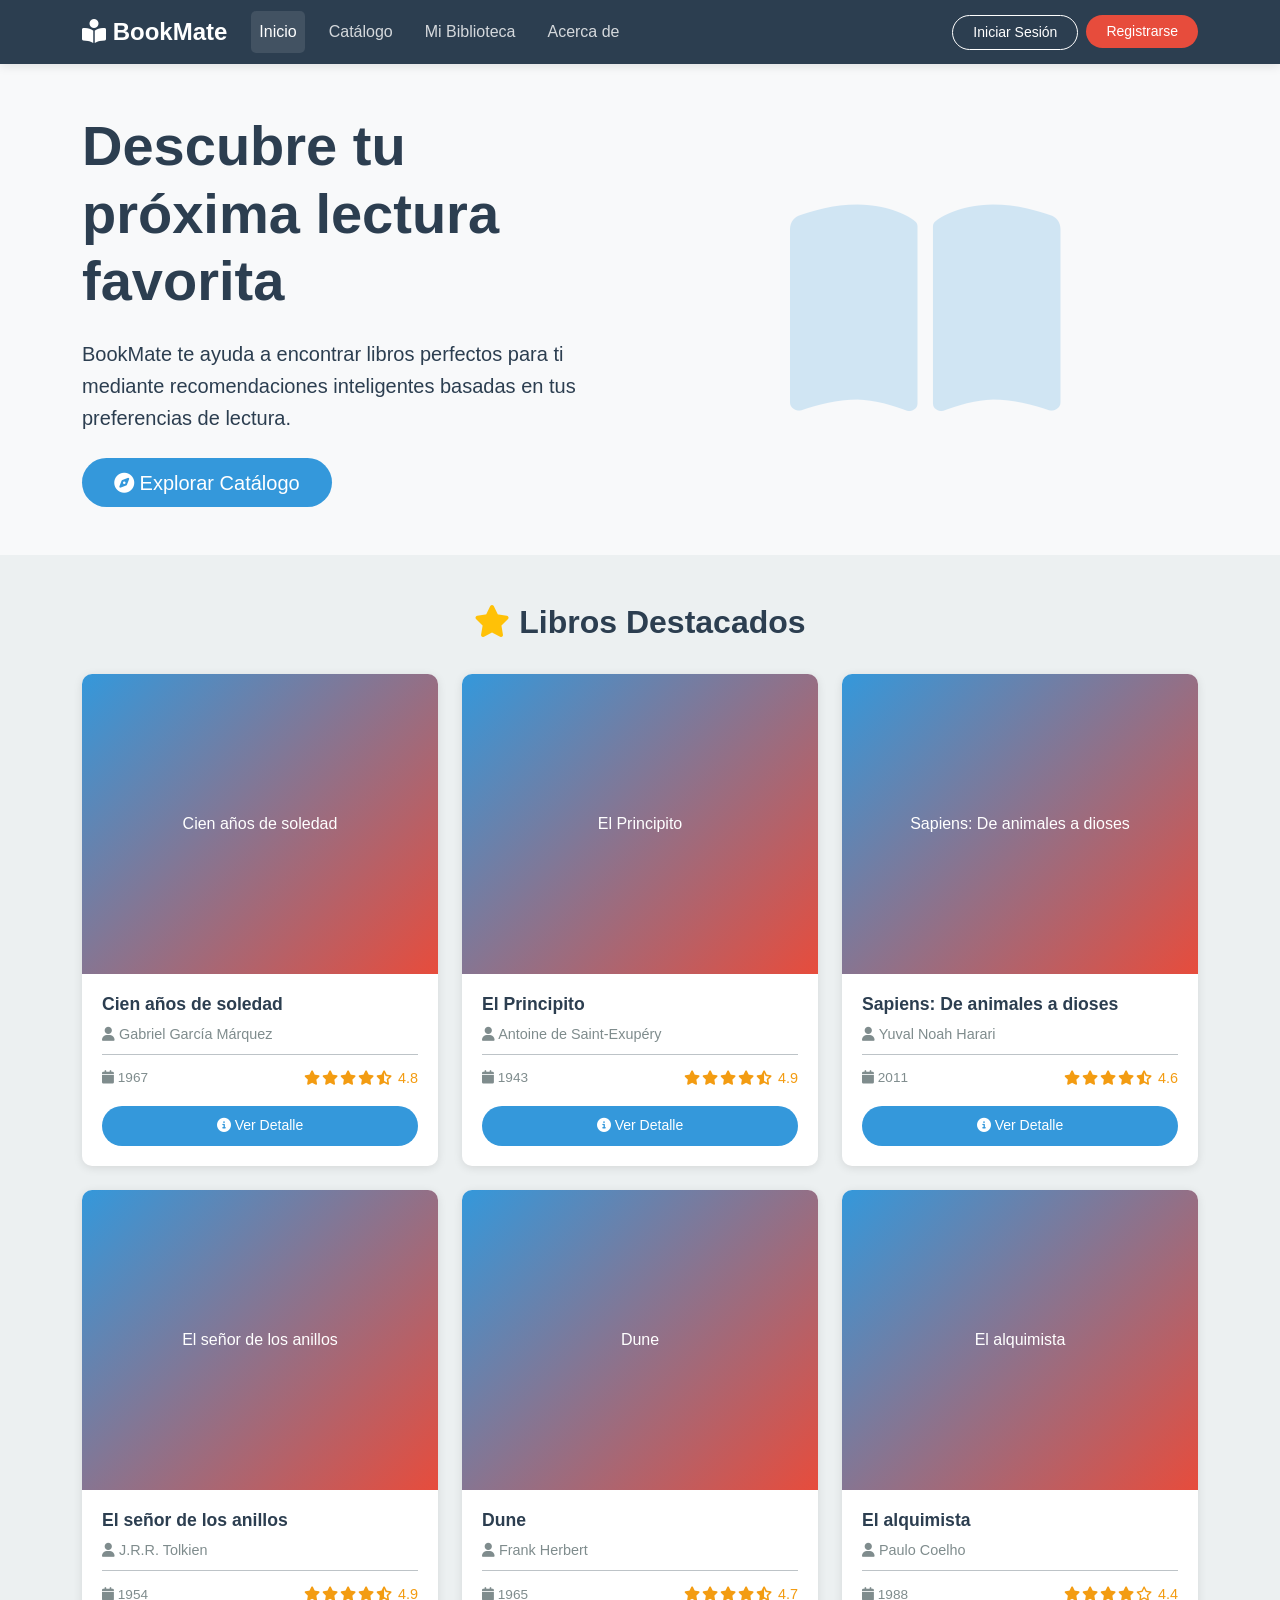
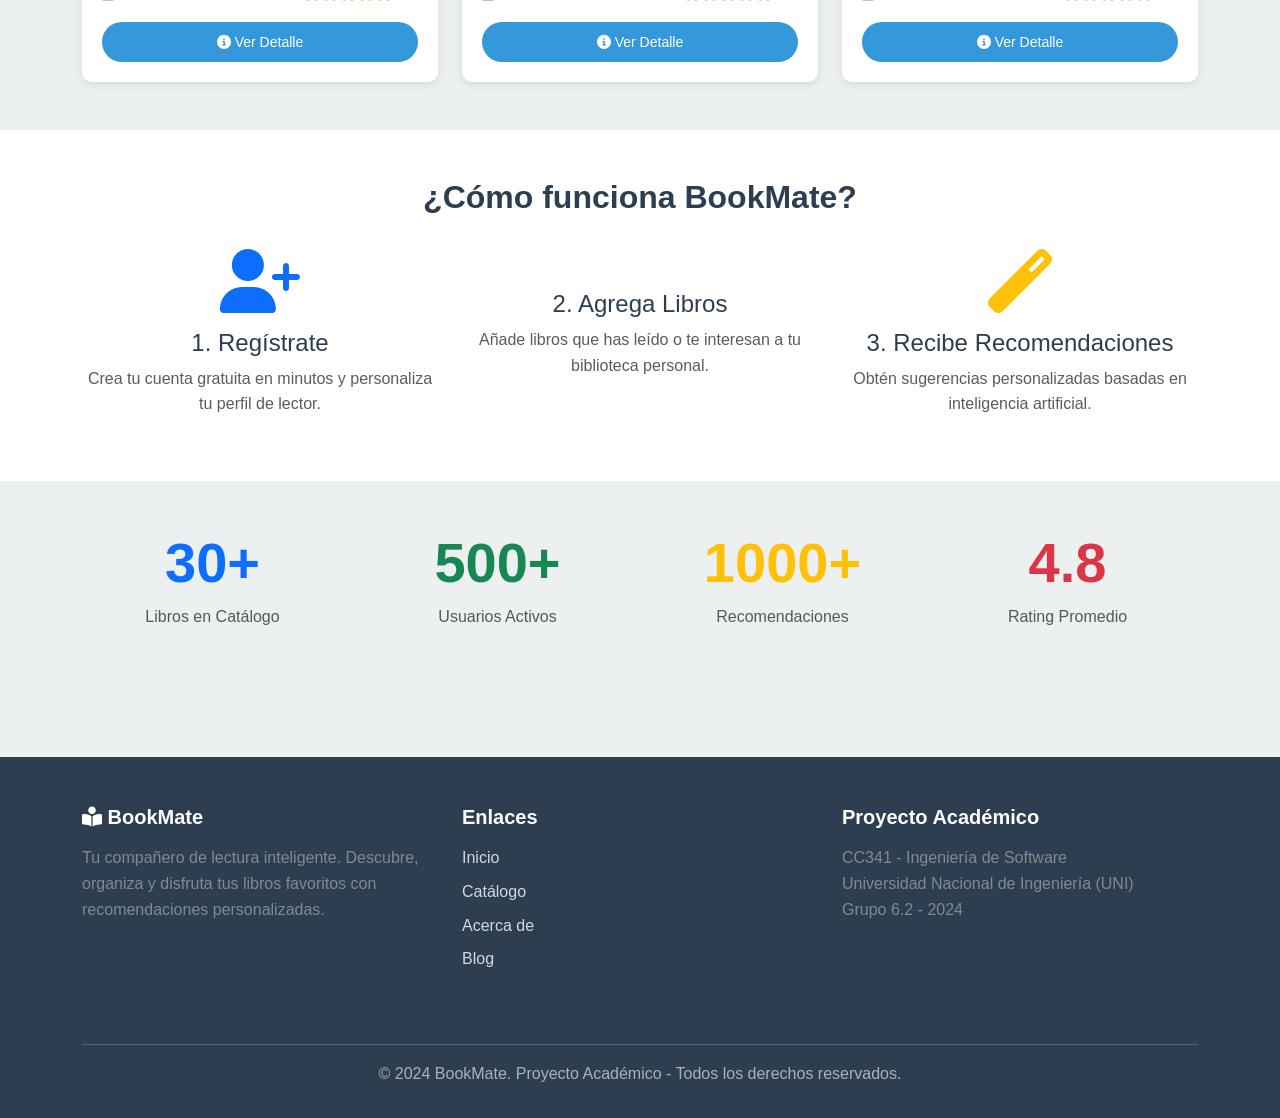
<file: product/basic/index.html>
<!DOCTYPE html>
<html lang="es">
<head>
    <meta charset="UTF-8">
    <meta name="viewport" content="width=device-width, initial-scale=1.0">
    <meta name="description" content="BookMate - Descubre tu próxima lectura favorita con recomendaciones inteligentes">
    <title>BookMate - Tu compañero de lectura inteligente</title>
    
    <!-- Bootstrap 5 CSS -->
    <link href="https://cdn.jsdelivr.net/npm/bootstrap@5.3.2/dist/css/bootstrap.min.css" rel="stylesheet">
    
    <!-- Font Awesome -->
    <link rel="stylesheet" href="https://cdnjs.cloudflare.com/ajax/libs/font-awesome/6.4.2/css/all.min.css">
    
    <!-- Custom CSS -->
    <link rel="stylesheet" href="assets/css/styles.css">
</head>
<body>
    <!-- HEADER / NAVBAR -->
    <nav class="navbar navbar-expand-lg navbar-dark">
        <div class="container">
            <a class="navbar-brand" href="index.html">
                <i class="fas fa-book-reader"></i> BookMate
            </a>
            <button class="navbar-toggler" type="button" data-bs-toggle="collapse" data-bs-target="#navbarNav">
                <span class="navbar-toggler-icon"></span>
            </button>
            <div class="collapse navbar-collapse" id="navbarNav">
                <ul class="navbar-nav me-auto">
                    <li class="nav-item">
                        <a class="nav-link active" href="index.html">Inicio</a>
                    </li>
                    <li class="nav-item">
                        <a class="nav-link" href="catalog.html">Catálogo</a>
                    </li>
                    <li class="nav-item">
                        <a class="nav-link" href="library.html">Mi Biblioteca</a>
                    </li>
                    <li class="nav-item">
                        <a class="nav-link" href="about.html">Acerca de</a>
                    </li>
                </ul>
                <ul class="navbar-nav" id="authButtons">
                    <!-- Los botones de autenticación se cargarán aquí dinámicamente -->
                </ul>
            </div>
        </div>
    </nav>

    <!-- HERO SECTION -->
    <section class="hero bg-light py-5">
        <div class="container">
            <div class="row align-items-center">
                <div class="col-lg-6">
                    <h1 class="display-4 fw-bold mb-4">Descubre tu próxima lectura favorita</h1>
                    <p class="lead mb-4">
                        BookMate te ayuda a encontrar libros perfectos para ti mediante recomendaciones 
                        inteligentes basadas en tus preferencias de lectura.
                    </p>
                    <a href="catalog.html" class="btn btn-primary-custom btn-lg">
                        <i class="fas fa-compass"></i> Explorar Catálogo
                    </a>
                </div>
                <div class="col-lg-6 text-center mt-4 mt-lg-0">
                    <i class="fas fa-book-open" style="font-size: 15rem; color: #3498db; opacity: 0.2;"></i>
                </div>
            </div>
        </div>
    </section>

    <!-- LIBROS DESTACADOS -->
    <section class="featured-books py-5">
        <div class="container">
            <h2 class="section-title">
                <i class="fas fa-star text-warning"></i> Libros Destacados
            </h2>
            
            <div id="featuredBooksLoading" class="loading">
                <div class="spinner-border text-primary" role="status">
                    <span class="visually-hidden">Cargando...</span>
                </div>
                <p class="mt-3">Cargando libros destacados...</p>
            </div>
            
            <div id="featuredBooksContainer" class="row g-4" style="display: none;">
                <!-- Los libros destacados se cargarán dinámicamente con JavaScript -->
            </div>
        </div>
    </section>

    <!-- CÓMO FUNCIONA -->
    <section class="how-it-works py-5 bg-white">
        <div class="container">
            <h2 class="section-title">¿Cómo funciona BookMate?</h2>
            <div class="row g-4 text-center">
                <div class="col-md-4">
                    <div class="feature-icon mb-3">
                        <i class="fas fa-user-plus fa-4x text-primary"></i>
                    </div>
                    <h4>1. Regístrate</h4>
                    <p class="text-muted">Crea tu cuenta gratuita en minutos y personaliza tu perfil de lector.</p>
                </div>
                <div class="col-md-4">
                    <div class="feature-icon mb-3">
                        <i class="fas fa-books fa-4x text-success"></i>
                    </div>
                    <h4>2. Agrega Libros</h4>
                    <p class="text-muted">Añade libros que has leído o te interesan a tu biblioteca personal.</p>
                </div>
                <div class="col-md-4">
                    <div class="feature-icon mb-3">
                        <i class="fas fa-magic fa-4x text-warning"></i>
                    </div>
                    <h4>3. Recibe Recomendaciones</h4>
                    <p class="text-muted">Obtén sugerencias personalizadas basadas en inteligencia artificial.</p>
                </div>
            </div>
        </div>
    </section>

    <!-- ESTADÍSTICAS -->
    <section class="stats py-5">
        <div class="container">
            <div class="row text-center g-4">
                <div class="col-md-3 col-6">
                    <h2 class="display-4 fw-bold text-primary">30+</h2>
                    <p class="text-muted">Libros en Catálogo</p>
                </div>
                <div class="col-md-3 col-6">
                    <h2 class="display-4 fw-bold text-success">500+</h2>
                    <p class="text-muted">Usuarios Activos</p>
                </div>
                <div class="col-md-3 col-6">
                    <h2 class="display-4 fw-bold text-warning">1000+</h2>
                    <p class="text-muted">Recomendaciones</p>
                </div>
                <div class="col-md-3 col-6">
                    <h2 class="display-4 fw-bold text-danger">4.8</h2>
                    <p class="text-muted">Rating Promedio</p>
                </div>
            </div>
        </div>
    </section>

    <!-- FOOTER -->
    <footer class="footer">
        <div class="container">
            <div class="row">
                <div class="col-md-4 mb-4">
                    <h5><i class="fas fa-book-reader"></i> BookMate</h5>
                    <p class="text-muted-custom">
                        Tu compañero de lectura inteligente. Descubre, organiza y disfruta 
                        tus libros favoritos con recomendaciones personalizadas.
                    </p>
                </div>
                <div class="col-md-4 mb-4">
                    <h5>Enlaces</h5>
                    <ul>
                        <li><a href="index.html">Inicio</a></li>
                        <li><a href="catalog.html">Catálogo</a></li>
                        <li><a href="about.html">Acerca de</a></li>
                        <li><a href="#" onclick="alert('Disponible próximamente'); return false;">Blog</a></li>
                    </ul>
                </div>
                <div class="col-md-4 mb-4">
                    <h5>Proyecto Académico</h5>
                    <p class="text-muted-custom">
                        CC341 - Ingeniería de Software<br>
                        Universidad Nacional de Ingeniería (UNI)<br>
                        Grupo 6.2 - 2024
                    </p>
                </div>
            </div>
            <div class="footer-bottom">
                <p>&copy; 2024 BookMate. Proyecto Académico - Todos los derechos reservados.</p>
            </div>
        </div>
    </footer>

    <!-- Auth Modals -->
    <div id="auth-modals-container"></div>

    <!-- Bootstrap 5 JS -->
    <script src="https://cdn.jsdelivr.net/npm/bootstrap@5.3.2/dist/js/bootstrap.bundle.min.js"></script>
    
    <!-- Custom JS -->
    <script src="assets/js/main.js"></script>
    <script src="assets/js/auth.js"></script>
    <script src="assets/js/library.js"></script>
    <script>
        // Cargar modals
        fetch('assets/includes/auth-modals.html')
            .then(response => response.text())
            .then(html => {
                document.getElementById('auth-modals-container').innerHTML = html;
            });

        // Cargar libros destacados al cargar la página
        document.addEventListener('DOMContentLoaded', function() {
            loadFeaturedBooks();
        });
    </script>
</body>
</html>
</file>
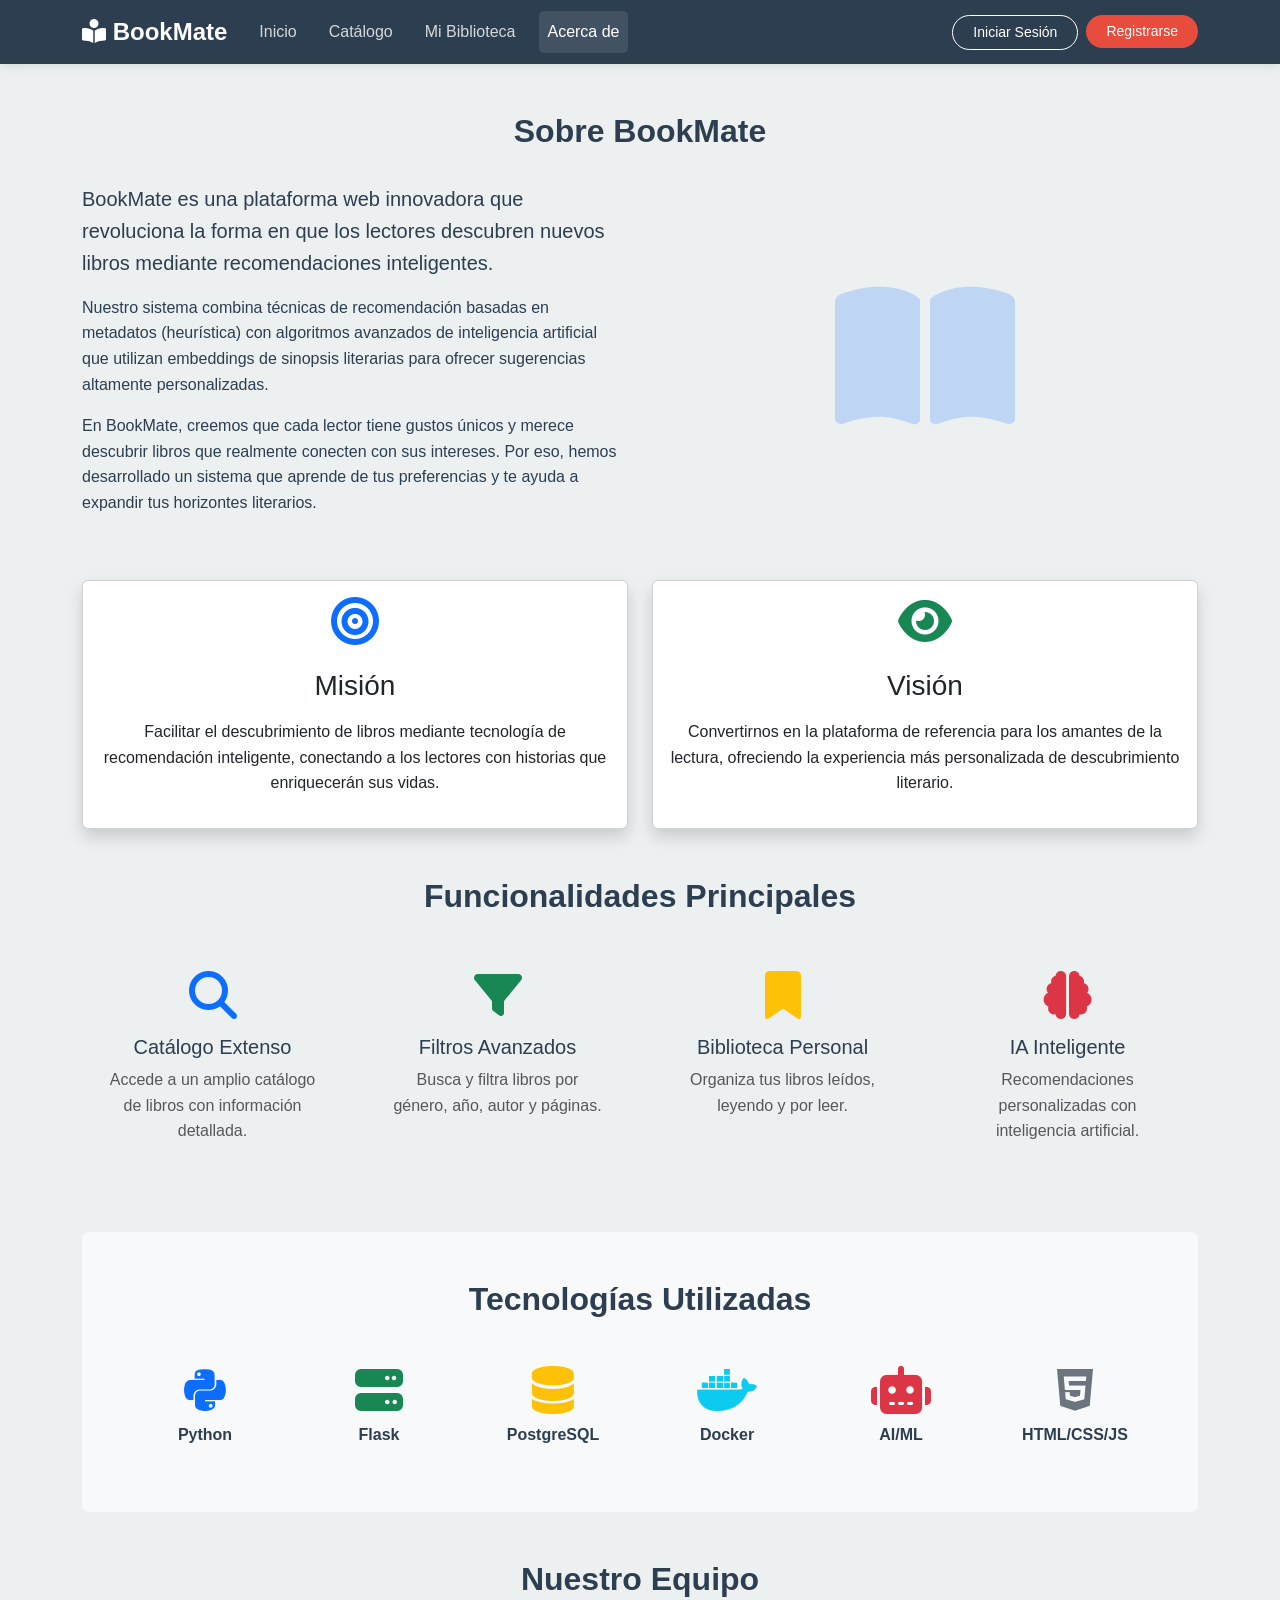
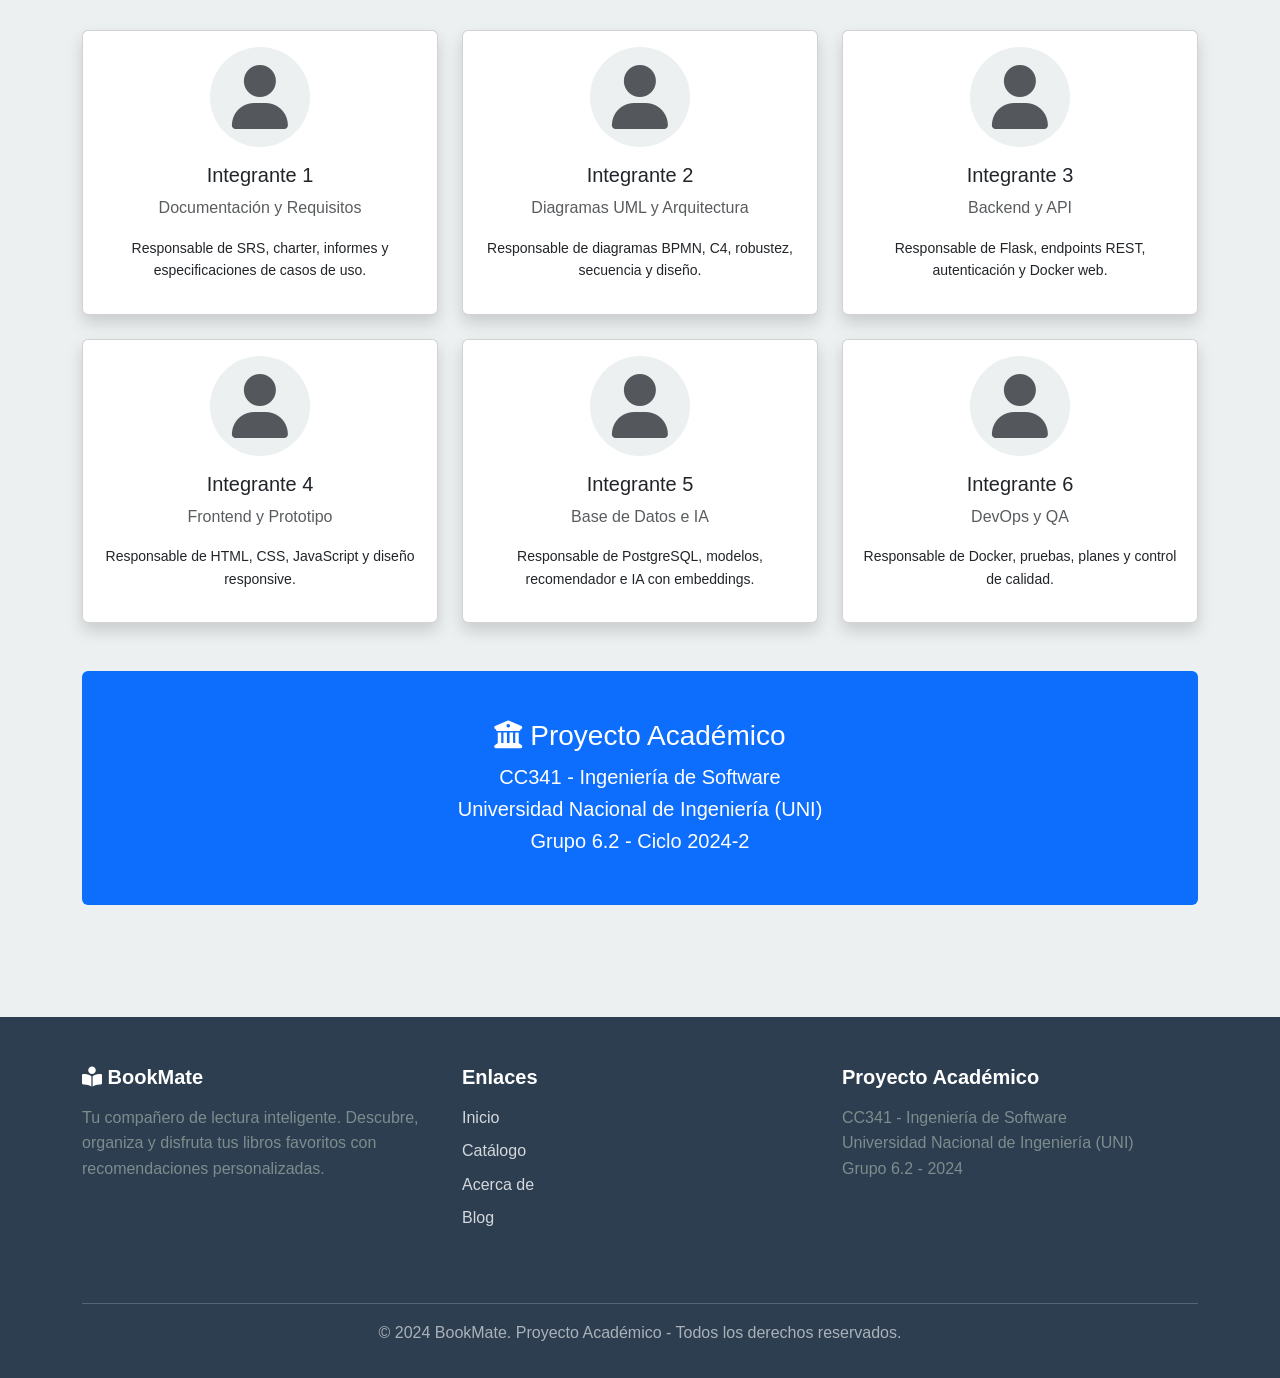
<file: product/basic/about.html>
<!DOCTYPE html>
<html lang="es">
<head>
    <meta charset="UTF-8">
    <meta name="viewport" content="width=device-width, initial-scale=1.0">
    <meta name="description" content="Acerca de BookMate - Sistema de Recomendación de Libros">
    <title>Acerca de - BookMate</title>
    
    <!-- Bootstrap 5 CSS -->
    <link href="https://cdn.jsdelivr.net/npm/bootstrap@5.3.2/dist/css/bootstrap.min.css" rel="stylesheet">
    
    <!-- Font Awesome -->
    <link rel="stylesheet" href="https://cdnjs.cloudflare.com/ajax/libs/font-awesome/6.4.2/css/all.min.css">
    
    <!-- Custom CSS -->
    <link rel="stylesheet" href="assets/css/styles.css">
</head>
<body>
    <!-- HEADER / NAVBAR -->
    <nav class="navbar navbar-expand-lg navbar-dark">
        <div class="container">
            <a class="navbar-brand" href="index.html">
                <i class="fas fa-book-reader"></i> BookMate
            </a>
            <button class="navbar-toggler" type="button" data-bs-toggle="collapse" data-bs-target="#navbarNav">
                <span class="navbar-toggler-icon"></span>
            </button>
            <div class="collapse navbar-collapse" id="navbarNav">
                <ul class="navbar-nav me-auto">
                    <li class="nav-item">
                        <a class="nav-link" href="index.html">Inicio</a>
                    </li>
                    <li class="nav-item">
                        <a class="nav-link" href="catalog.html">Catálogo</a>
                    </li>
                    <li class="nav-item">
                        <a class="nav-link" href="library.html">Mi Biblioteca</a>
                    </li>
                    <li class="nav-item">
                        <a class="nav-link active" href="about.html">Acerca de</a>
                    </li>
                </ul>
                <ul class="navbar-nav" id="authButtons">
                    <!-- Los botones de autenticación se cargarán aquí dinámicamente -->
                </ul>
            </div>
        </div>
    </nav>

    <!-- ABOUT CONTENT -->
    <div class="container py-5">
        <!-- Sobre BookMate -->
        <section class="mb-5">
            <h2 class="section-title">Sobre BookMate</h2>
            <div class="row align-items-center">
                <div class="col-lg-6">
                    <p class="lead">
                        BookMate es una plataforma web innovadora que revoluciona la forma en que los 
                        lectores descubren nuevos libros mediante recomendaciones inteligentes.
                    </p>
                    <p>
                        Nuestro sistema combina técnicas de recomendación basadas en metadatos (heurística) 
                        con algoritmos avanzados de inteligencia artificial que utilizan embeddings de 
                        sinopsis literarias para ofrecer sugerencias altamente personalizadas.
                    </p>
                    <p>
                        En BookMate, creemos que cada lector tiene gustos únicos y merece descubrir libros 
                        que realmente conecten con sus intereses. Por eso, hemos desarrollado un sistema 
                        que aprende de tus preferencias y te ayuda a expandir tus horizontes literarios.
                    </p>
                </div>
                <div class="col-lg-6 text-center">
                    <i class="fas fa-book-open text-primary" style="font-size: 10rem; opacity: 0.2;"></i>
                </div>
            </div>
        </section>

        <!-- Misión y Visión -->
        <section class="mb-5">
            <div class="row g-4">
                <div class="col-md-6">
                    <div class="card h-100 shadow">
                        <div class="card-body">
                            <h4 class="card-title text-center mb-4">
                                <i class="fas fa-bullseye text-primary fa-2x"></i>
                            </h4>
                            <h3 class="text-center mb-3">Misión</h3>
                            <p class="text-center">
                                Facilitar el descubrimiento de libros mediante tecnología de recomendación 
                                inteligente, conectando a los lectores con historias que enriquecerán sus vidas.
                            </p>
                        </div>
                    </div>
                </div>
                <div class="col-md-6">
                    <div class="card h-100 shadow">
                        <div class="card-body">
                            <h4 class="card-title text-center mb-4">
                                <i class="fas fa-eye text-success fa-2x"></i>
                            </h4>
                            <h3 class="text-center mb-3">Visión</h3>
                            <p class="text-center">
                                Convertirnos en la plataforma de referencia para los amantes de la lectura, 
                                ofreciendo la experiencia más personalizada de descubrimiento literario.
                            </p>
                        </div>
                    </div>
                </div>
            </div>
        </section>

        <!-- Funcionalidades -->
        <section class="mb-5">
            <h2 class="section-title">Funcionalidades Principales</h2>
            <div class="row g-4">
                <div class="col-md-6 col-lg-3">
                    <div class="text-center p-4">
                        <i class="fas fa-search fa-3x text-primary mb-3"></i>
                        <h5>Catálogo Extenso</h5>
                        <p class="text-muted">Accede a un amplio catálogo de libros con información detallada.</p>
                    </div>
                </div>
                <div class="col-md-6 col-lg-3">
                    <div class="text-center p-4">
                        <i class="fas fa-filter fa-3x text-success mb-3"></i>
                        <h5>Filtros Avanzados</h5>
                        <p class="text-muted">Busca y filtra libros por género, año, autor y páginas.</p>
                    </div>
                </div>
                <div class="col-md-6 col-lg-3">
                    <div class="text-center p-4">
                        <i class="fas fa-bookmark fa-3x text-warning mb-3"></i>
                        <h5>Biblioteca Personal</h5>
                        <p class="text-muted">Organiza tus libros leídos, leyendo y por leer.</p>
                    </div>
                </div>
                <div class="col-md-6 col-lg-3">
                    <div class="text-center p-4">
                        <i class="fas fa-brain fa-3x text-danger mb-3"></i>
                        <h5>IA Inteligente</h5>
                        <p class="text-muted">Recomendaciones personalizadas con inteligencia artificial.</p>
                    </div>
                </div>
            </div>
        </section>

        <!-- Tecnologías -->
        <section class="mb-5 bg-light p-5 rounded">
            <h2 class="section-title">Tecnologías Utilizadas</h2>
            <div class="row g-4 text-center">
                <div class="col-6 col-md-4 col-lg-2">
                    <div class="tech-badge">
                        <i class="fab fa-python fa-3x text-primary mb-2"></i>
                        <p class="mb-0"><strong>Python</strong></p>
                    </div>
                </div>
                <div class="col-6 col-md-4 col-lg-2">
                    <div class="tech-badge">
                        <i class="fas fa-server fa-3x text-success mb-2"></i>
                        <p class="mb-0"><strong>Flask</strong></p>
                    </div>
                </div>
                <div class="col-6 col-md-4 col-lg-2">
                    <div class="tech-badge">
                        <i class="fas fa-database fa-3x text-warning mb-2"></i>
                        <p class="mb-0"><strong>PostgreSQL</strong></p>
                    </div>
                </div>
                <div class="col-6 col-md-4 col-lg-2">
                    <div class="tech-badge">
                        <i class="fab fa-docker fa-3x text-info mb-2"></i>
                        <p class="mb-0"><strong>Docker</strong></p>
                    </div>
                </div>
                <div class="col-6 col-md-4 col-lg-2">
                    <div class="tech-badge">
                        <i class="fas fa-robot fa-3x text-danger mb-2"></i>
                        <p class="mb-0"><strong>AI/ML</strong></p>
                    </div>
                </div>
                <div class="col-6 col-md-4 col-lg-2">
                    <div class="tech-badge">
                        <i class="fab fa-html5 fa-3x text-secondary mb-2"></i>
                        <p class="mb-0"><strong>HTML/CSS/JS</strong></p>
                    </div>
                </div>
            </div>
        </section>

        <!-- Equipo -->
        <section class="mb-5">
            <h2 class="section-title">Nuestro Equipo</h2>
            <div class="row g-4">
                <div class="col-md-6 col-lg-4">
                    <div class="card text-center shadow">
                        <div class="card-body">
                            <div class="avatar-placeholder mb-3">
                                <i class="fas fa-user fa-4x text-muted"></i>
                            </div>
                            <h5 class="card-title">Integrante 1</h5>
                            <p class="text-muted">Documentación y Requisitos</p>
                            <p class="small">Responsable de SRS, charter, informes y especificaciones de casos de uso.</p>
                        </div>
                    </div>
                </div>
                <div class="col-md-6 col-lg-4">
                    <div class="card text-center shadow">
                        <div class="card-body">
                            <div class="avatar-placeholder mb-3">
                                <i class="fas fa-user fa-4x text-muted"></i>
                            </div>
                            <h5 class="card-title">Integrante 2</h5>
                            <p class="text-muted">Diagramas UML y Arquitectura</p>
                            <p class="small">Responsable de diagramas BPMN, C4, robustez, secuencia y diseño.</p>
                        </div>
                    </div>
                </div>
                <div class="col-md-6 col-lg-4">
                    <div class="card text-center shadow">
                        <div class="card-body">
                            <div class="avatar-placeholder mb-3">
                                <i class="fas fa-user fa-4x text-muted"></i>
                            </div>
                            <h5 class="card-title">Integrante 3</h5>
                            <p class="text-muted">Backend y API</p>
                            <p class="small">Responsable de Flask, endpoints REST, autenticación y Docker web.</p>
                        </div>
                    </div>
                </div>
                <div class="col-md-6 col-lg-4">
                    <div class="card text-center shadow">
                        <div class="card-body">
                            <div class="avatar-placeholder mb-3">
                                <i class="fas fa-user fa-4x text-muted"></i>
                            </div>
                            <h5 class="card-title">Integrante 4</h5>
                            <p class="text-muted">Frontend y Prototipo</p>
                            <p class="small">Responsable de HTML, CSS, JavaScript y diseño responsive.</p>
                        </div>
                    </div>
                </div>
                <div class="col-md-6 col-lg-4">
                    <div class="card text-center shadow">
                        <div class="card-body">
                            <div class="avatar-placeholder mb-3">
                                <i class="fas fa-user fa-4x text-muted"></i>
                            </div>
                            <h5 class="card-title">Integrante 5</h5>
                            <p class="text-muted">Base de Datos e IA</p>
                            <p class="small">Responsable de PostgreSQL, modelos, recomendador e IA con embeddings.</p>
                        </div>
                    </div>
                </div>
                <div class="col-md-6 col-lg-4">
                    <div class="card text-center shadow">
                        <div class="card-body">
                            <div class="avatar-placeholder mb-3">
                                <i class="fas fa-user fa-4x text-muted"></i>
                            </div>
                            <h5 class="card-title">Integrante 6</h5>
                            <p class="text-muted">DevOps y QA</p>
                            <p class="small">Responsable de Docker, pruebas, planes y control de calidad.</p>
                        </div>
                    </div>
                </div>
            </div>
        </section>

        <!-- Proyecto Académico -->
        <section class="bg-primary text-white p-5 rounded text-center">
            <h3><i class="fas fa-university"></i> Proyecto Académico</h3>
            <p class="lead mb-0">
                CC341 - Ingeniería de Software<br>
                Universidad Nacional de Ingeniería (UNI)<br>
                Grupo 6.2 - Ciclo 2024-2
            </p>
        </section>
    </div>

    <!-- FOOTER -->
    <footer class="footer">
        <div class="container">
            <div class="row">
                <div class="col-md-4 mb-4">
                    <h5><i class="fas fa-book-reader"></i> BookMate</h5>
                    <p class="text-muted-custom">
                        Tu compañero de lectura inteligente. Descubre, organiza y disfruta 
                        tus libros favoritos con recomendaciones personalizadas.
                    </p>
                </div>
                <div class="col-md-4 mb-4">
                    <h5>Enlaces</h5>
                    <ul>
                        <li><a href="index.html">Inicio</a></li>
                        <li><a href="catalog.html">Catálogo</a></li>
                        <li><a href="about.html">Acerca de</a></li>
                        <li><a href="#" onclick="alert('Disponible próximamente'); return false;">Blog</a></li>
                    </ul>
                </div>
                <div class="col-md-4 mb-4">
                    <h5>Proyecto Académico</h5>
                    <p class="text-muted-custom">
                        CC341 - Ingeniería de Software<br>
                        Universidad Nacional de Ingeniería (UNI)<br>
                        Grupo 6.2 - 2024
                    </p>
                </div>
            </div>
            <div class="footer-bottom">
                <p>&copy; 2024 BookMate. Proyecto Académico - Todos los derechos reservados.</p>
            </div>
        </div>
    </footer>

    <!-- Auth Modals -->
    <div id="auth-modals-container"></div>

    <!-- Bootstrap 5 JS -->
    <script src="https://cdn.jsdelivr.net/npm/bootstrap@5.3.2/dist/js/bootstrap.bundle.min.js"></script>
    
    <!-- Custom JS -->
    <script src="assets/js/auth.js"></script>
    <script src="assets/js/library.js"></script>
    <script>
        // Cargar modals
        fetch('assets/includes/auth-modals.html')
            .then(response => response.text())
            .then(html => {
                document.getElementById('auth-modals-container').innerHTML = html;
            });

        // Actualizar UI de autenticación al cargar la página
        document.addEventListener('DOMContentLoaded', function() {
            updateAuthUI();
        });
    </script>
    
    <style>
        .avatar-placeholder {
            width: 100px;
            height: 100px;
            border-radius: 50%;
            background: var(--bg-light);
            display: flex;
            align-items: center;
            justify-content: center;
            margin: 0 auto;
        }
        
        .tech-badge {
            padding: 1rem;
            transition: transform 0.3s ease;
        }
        
        .tech-badge:hover {
            transform: scale(1.1);
        }
    </style>
</body>
</html>
</file>
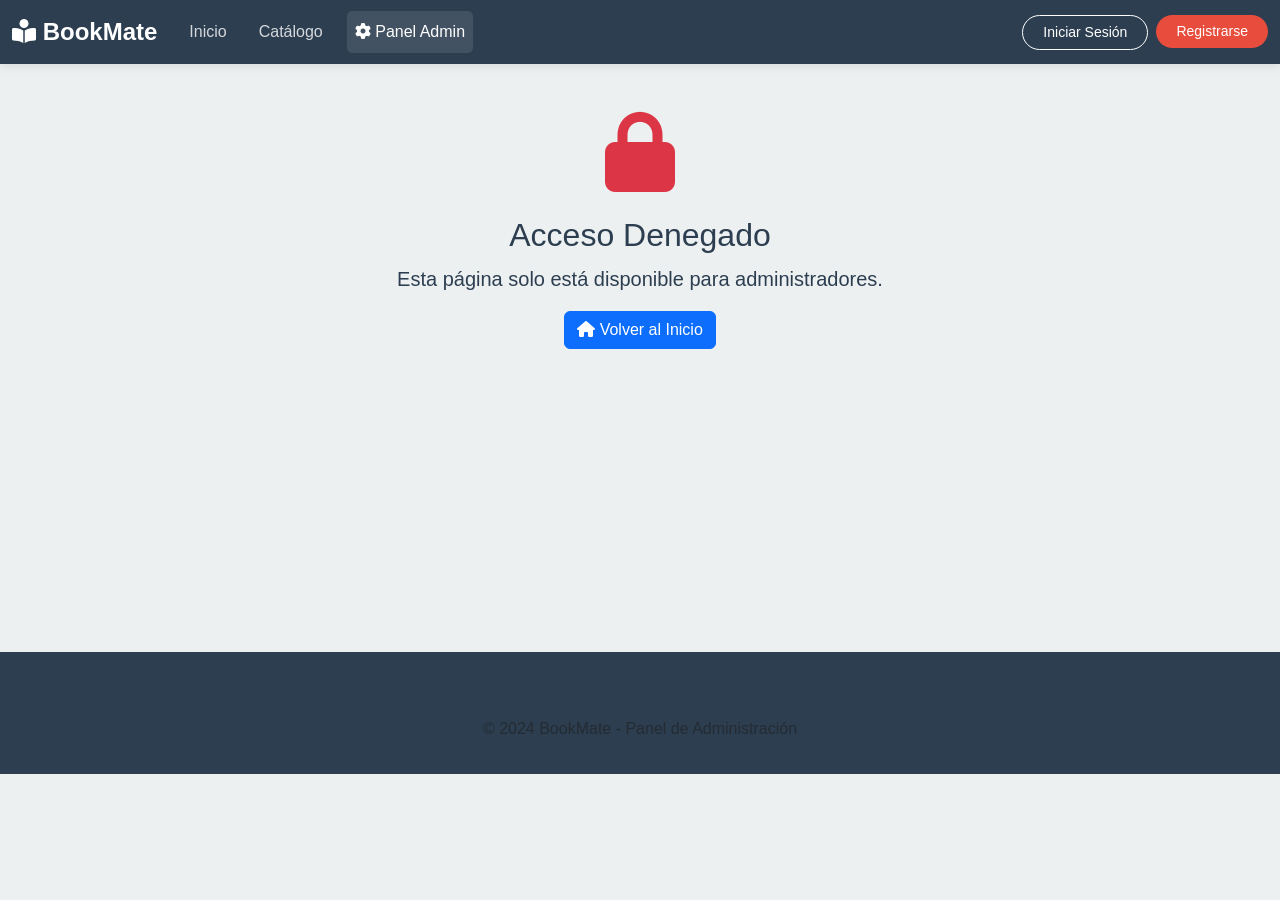
<file: product/basic/admin.html>
<!DOCTYPE html>
<html lang="es">
<head>
    <meta charset="UTF-8">
    <meta name="viewport" content="width=device-width, initial-scale=1.0">
    <meta name="description" content="Panel de Administración - BookMate">
    <title>Panel Admin - BookMate</title>
    
    <!-- Bootstrap 5 CSS -->
    <link href="https://cdn.jsdelivr.net/npm/bootstrap@5.3.2/dist/css/bootstrap.min.css" rel="stylesheet">
    
    <!-- Font Awesome -->
    <link rel="stylesheet" href="https://cdnjs.cloudflare.com/ajax/libs/font-awesome/6.4.2/css/all.min.css">
    
    <!-- Custom CSS -->
    <link rel="stylesheet" href="assets/css/styles.css">
    <link rel="stylesheet" href="assets/css/admin.css">
</head>
<body>
    <!-- HEADER / NAVBAR -->
    <nav class="navbar navbar-expand-lg navbar-dark">
        <div class="container-fluid">
            <a class="navbar-brand" href="index.html">
                <i class="fas fa-book-reader"></i> BookMate
            </a>
            <button class="navbar-toggler" type="button" data-bs-toggle="collapse" data-bs-target="#navbarNav">
                <span class="navbar-toggler-icon"></span>
            </button>
            <div class="collapse navbar-collapse" id="navbarNav">
                <ul class="navbar-nav me-auto">
                    <li class="nav-item">
                        <a class="nav-link" href="index.html">Inicio</a>
                    </li>
                    <li class="nav-item">
                        <a class="nav-link" href="catalog.html">Catálogo</a>
                    </li>
                    <li class="nav-item">
                        <a class="nav-link active" href="admin.html">
                            <i class="fas fa-cog"></i> Panel Admin
                        </a>
                    </li>
                </ul>
                <ul class="navbar-nav" id="authButtons">
                    <!-- Los botones de autenticación se cargarán aquí dinámicamente -->
                </ul>
            </div>
        </div>
    </nav>

    <!-- ADMIN CONTENT -->
    <div class="container-fluid py-4" id="adminContent">
        
        <!-- Header -->
        <div class="row mb-4">
            <div class="col-12">
                <h1 class="display-5">
                    <i class="fas fa-cog text-primary"></i> Panel de Administración
                </h1>
                <p class="text-muted">Gestiona el catálogo de libros de BookMate</p>
            </div>
        </div>

        <!-- Estadísticas -->
        <div class="row g-4 mb-4">
            <div class="col-md-3">
                <div class="card bg-primary text-white shadow">
                    <div class="card-body">
                        <div class="d-flex justify-content-between align-items-center">
                            <div>
                                <h6 class="mb-0">Total Libros</h6>
                                <h2 class="mb-0" id="statTotalBooks">-</h2>
                            </div>
                            <i class="fas fa-book fa-3x opacity-50"></i>
                        </div>
                    </div>
                </div>
            </div>
            <div class="col-md-3">
                <div class="card bg-success text-white shadow">
                    <div class="card-body">
                        <div class="d-flex justify-content-between align-items-center">
                            <div>
                                <h6 class="mb-0">Rating Promedio</h6>
                                <h2 class="mb-0" id="statAvgRating">-</h2>
                            </div>
                            <i class="fas fa-star fa-3x opacity-50"></i>
                        </div>
                    </div>
                </div>
            </div>
            <div class="col-md-3">
                <div class="card bg-warning text-dark shadow">
                    <div class="card-body">
                        <div class="d-flex justify-content-between align-items-center">
                            <div>
                                <h6 class="mb-0">Total Reviews</h6>
                                <h2 class="mb-0" id="statTotalReviews">-</h2>
                            </div>
                            <i class="fas fa-comments fa-3x opacity-50"></i>
                        </div>
                    </div>
                </div>
            </div>
            <div class="col-md-3">
                <div class="card bg-info text-white shadow">
                    <div class="card-body">
                        <div class="d-flex justify-content-between align-items-center">
                            <div>
                                <h6 class="mb-0">Géneros</h6>
                                <h2 class="mb-0" id="statTotalGenres">-</h2>
                            </div>
                            <i class="fas fa-tags fa-3x opacity-50"></i>
                        </div>
                    </div>
                </div>
            </div>
        </div>

        <!-- Acciones -->
        <div class="row mb-4">
            <div class="col-12">
                <div class="card shadow">
                    <div class="card-body">
                        <h5 class="card-title mb-3">
                            <i class="fas fa-tools"></i> Acciones
                        </h5>
                        <div class="btn-group-vertical btn-group-sm w-100" role="group">
                            <button class="btn btn-primary mb-2" onclick="showAddBookModal()">
                                <i class="fas fa-plus"></i> Agregar Nuevo Libro
                            </button>
                            <button class="btn btn-success mb-2" onclick="showImportCSVModal()">
                                <i class="fas fa-file-upload"></i> Importar desde CSV
                            </button>
                            <button class="btn btn-info mb-2" onclick="exportBooksToCSV()">
                                <i class="fas fa-file-download"></i> Exportar a CSV
                            </button>
                            <button class="btn btn-warning mb-2" onclick="showTemplateCSV()">
                                <i class="fas fa-file-alt"></i> Descargar Plantilla CSV
                            </button>
                            <button class="btn btn-danger" onclick="resetCatalog()">
                                <i class="fas fa-undo"></i> Resetear a Catálogo Original
                            </button>
                        </div>
                    </div>
                </div>
            </div>
        </div>

        <!-- Tabla de libros -->
        <div class="row">
            <div class="col-12">
                <div class="card shadow">
                    <div class="card-body">
                        <div class="d-flex justify-content-between align-items-center mb-3">
                            <h5 class="card-title mb-0">
                                <i class="fas fa-list"></i> Catálogo de Libros
                            </h5>
                            <input type="text" id="searchTable" class="form-control form-control-sm" style="max-width: 300px;" placeholder="Buscar libro...">
                        </div>
                        
                        <div class="table-responsive">
                            <table class="table table-hover table-sm" id="booksTable">
                                <thead class="table-dark">
                                    <tr>
                                        <th>ID</th>
                                        <th>Título</th>
                                        <th>Autor</th>
                                        <th>Año</th>
                                        <th>Género</th>
                                        <th>Rating</th>
                                        <th>Páginas</th>
                                        <th>Acciones</th>
                                    </tr>
                                </thead>
                                <tbody id="booksTableBody">
                                    <tr>
                                        <td colspan="8" class="text-center">
                                            <div class="spinner-border text-primary" role="status">
                                                <span class="visually-hidden">Cargando...</span>
                                            </div>
                                        </td>
                                    </tr>
                                </tbody>
                            </table>
                        </div>

                        <!-- Paginación -->
                        <nav id="tablePagination" class="mt-3">
                            <ul class="pagination justify-content-center">
                                <!-- Se genera dinámicamente -->
                            </ul>
                        </nav>
                    </div>
                </div>
            </div>
        </div>

    </div>

    <!-- No autorizado -->
    <div class="container py-5 text-center" id="notAuthorized" style="display: none;">
        <i class="fas fa-lock fa-5x text-danger mb-4"></i>
        <h2>Acceso Denegado</h2>
        <p class="lead">Esta página solo está disponible para administradores.</p>
        <a href="index.html" class="btn btn-primary">
            <i class="fas fa-home"></i> Volver al Inicio
        </a>
    </div>

    <!-- FOOTER -->
    <footer class="footer mt-5">
        <div class="container">
            <div class="text-center py-3">
                <p class="text-muted mb-0">&copy; 2024 BookMate - Panel de Administración</p>
            </div>
        </div>
    </footer>

    <!-- Modal Agregar/Editar Libro -->
    <div class="modal fade" id="bookModal" tabindex="-1">
        <div class="modal-dialog modal-lg">
            <div class="modal-content">
                <div class="modal-header">
                    <h5 class="modal-title" id="bookModalTitle">Agregar Libro</h5>
                    <button type="button" class="btn-close" data-bs-dismiss="modal"></button>
                </div>
                <form id="bookForm">
                    <div class="modal-body">
                        <input type="hidden" id="bookId">
                        
                        <div class="row">
                            <div class="col-md-8 mb-3">
                                <label for="bookTitle" class="form-label">Título *</label>
                                <input type="text" class="form-control" id="bookTitle" required>
                            </div>
                            <div class="col-md-4 mb-3">
                                <label for="bookYear" class="form-label">Año *</label>
                                <input type="number" class="form-control" id="bookYear" required min="1000" max="2100">
                            </div>
                        </div>

                        <div class="row">
                            <div class="col-md-8 mb-3">
                                <label for="bookAuthor" class="form-label">Autor *</label>
                                <input type="text" class="form-control" id="bookAuthor" required>
                            </div>
                            <div class="col-md-4 mb-3">
                                <label for="bookPages" class="form-label">Páginas *</label>
                                <input type="number" class="form-control" id="bookPages" required min="1">
                            </div>
                        </div>

                        <div class="row">
                            <div class="col-md-6 mb-3">
                                <label for="bookGenre" class="form-label">Género *</label>
                                <select class="form-select" id="bookGenre" required>
                                    <option value="">Seleccionar...</option>
                                    <option value="Ficción">Ficción</option>
                                    <option value="No Ficción">No Ficción</option>
                                    <option value="Fantasía">Fantasía</option>
                                    <option value="Ciencia Ficción">Ciencia Ficción</option>
                                    <option value="Romance">Romance</option>
                                    <option value="Misterio">Misterio</option>
                                    <option value="Thriller">Thriller</option>
                                    <option value="Terror">Terror</option>
                                    <option value="Biografía">Biografía</option>
                                    <option value="Historia">Historia</option>
                                    <option value="Aventura">Aventura</option>
                                    <option value="Clásico">Clásico</option>
                                </select>
                            </div>
                            <div class="col-md-3 mb-3">
                                <label for="bookRating" class="form-label">Rating *</label>
                                <input type="number" class="form-control" id="bookRating" required min="0" max="5" step="0.1">
                            </div>
                            <div class="col-md-3 mb-3">
                                <label for="bookReviews" class="form-label">Reviews</label>
                                <input type="number" class="form-control" id="bookReviews" value="0" min="0">
                            </div>
                        </div>

                        <div class="mb-3">
                            <label for="bookISBN" class="form-label">ISBN *</label>
                            <input type="text" class="form-control" id="bookISBN" required placeholder="978-XXX-XXXX">
                        </div>

                        <div class="mb-3">
                            <label for="bookSynopsis" class="form-label">Sinopsis *</label>
                            <textarea class="form-control" id="bookSynopsis" rows="4" required></textarea>
                        </div>

                        <div class="mb-3">
                            <label for="bookTags" class="form-label">Tags (separados por coma)</label>
                            <input type="text" class="form-control" id="bookTags" placeholder="thriller, suspense, misterio">
                            <small class="text-muted">Ejemplo: thriller, suspense, misterio</small>
                        </div>
                    </div>
                    <div class="modal-footer">
                        <button type="button" class="btn btn-secondary" data-bs-dismiss="modal">Cancelar</button>
                        <button type="submit" class="btn btn-primary">
                            <i class="fas fa-save"></i> Guardar
                        </button>
                    </div>
                </form>
            </div>
        </div>
    </div>

    <!-- Modal Importar CSV -->
    <div class="modal fade" id="importCSVModal" tabindex="-1">
        <div class="modal-dialog">
            <div class="modal-content">
                <div class="modal-header">
                    <h5 class="modal-title">Importar Libros desde CSV</h5>
                    <button type="button" class="btn-close" data-bs-dismiss="modal"></button>
                </div>
                <div class="modal-body">
                    <div class="alert alert-info">
                        <i class="fas fa-info-circle"></i>
                        <strong>Formato esperado:</strong> El archivo CSV debe tener las columnas:
                        <code>title,author,year,pages,genre,rating,reviews_count,isbn,synopsis,tags</code>
                    </div>
                    <div class="mb-3">
                        <label for="csvFile" class="form-label">Seleccionar archivo CSV</label>
                        <input type="file" class="form-control" id="csvFile" accept=".csv">
                    </div>
                </div>
                <div class="modal-footer">
                    <button type="button" class="btn btn-secondary" data-bs-dismiss="modal">Cancelar</button>
                    <button type="button" class="btn btn-primary" onclick="importCSV()">
                        <i class="fas fa-upload"></i> Importar
                    </button>
                </div>
            </div>
        </div>
    </div>

    <!-- Auth Modals -->
    <div id="auth-modals-container"></div>

    <!-- Bootstrap 5 JS -->
    <script src="https://cdn.jsdelivr.net/npm/bootstrap@5.3.2/dist/js/bootstrap.bundle.min.js"></script>
    
    <!-- Custom JS -->
    <script src="assets/js/main.js"></script>
    <script src="assets/js/auth.js"></script>
    <script src="assets/js/book-manager.js"></script>
    <script src="assets/js/admin.js"></script>
    <script>
        // Cargar modals
        fetch('assets/includes/auth-modals.html')
            .then(response => response.text())
            .then(html => {
                document.getElementById('auth-modals-container').innerHTML = html;
            });
    </script>
</body>
</html>
</file>
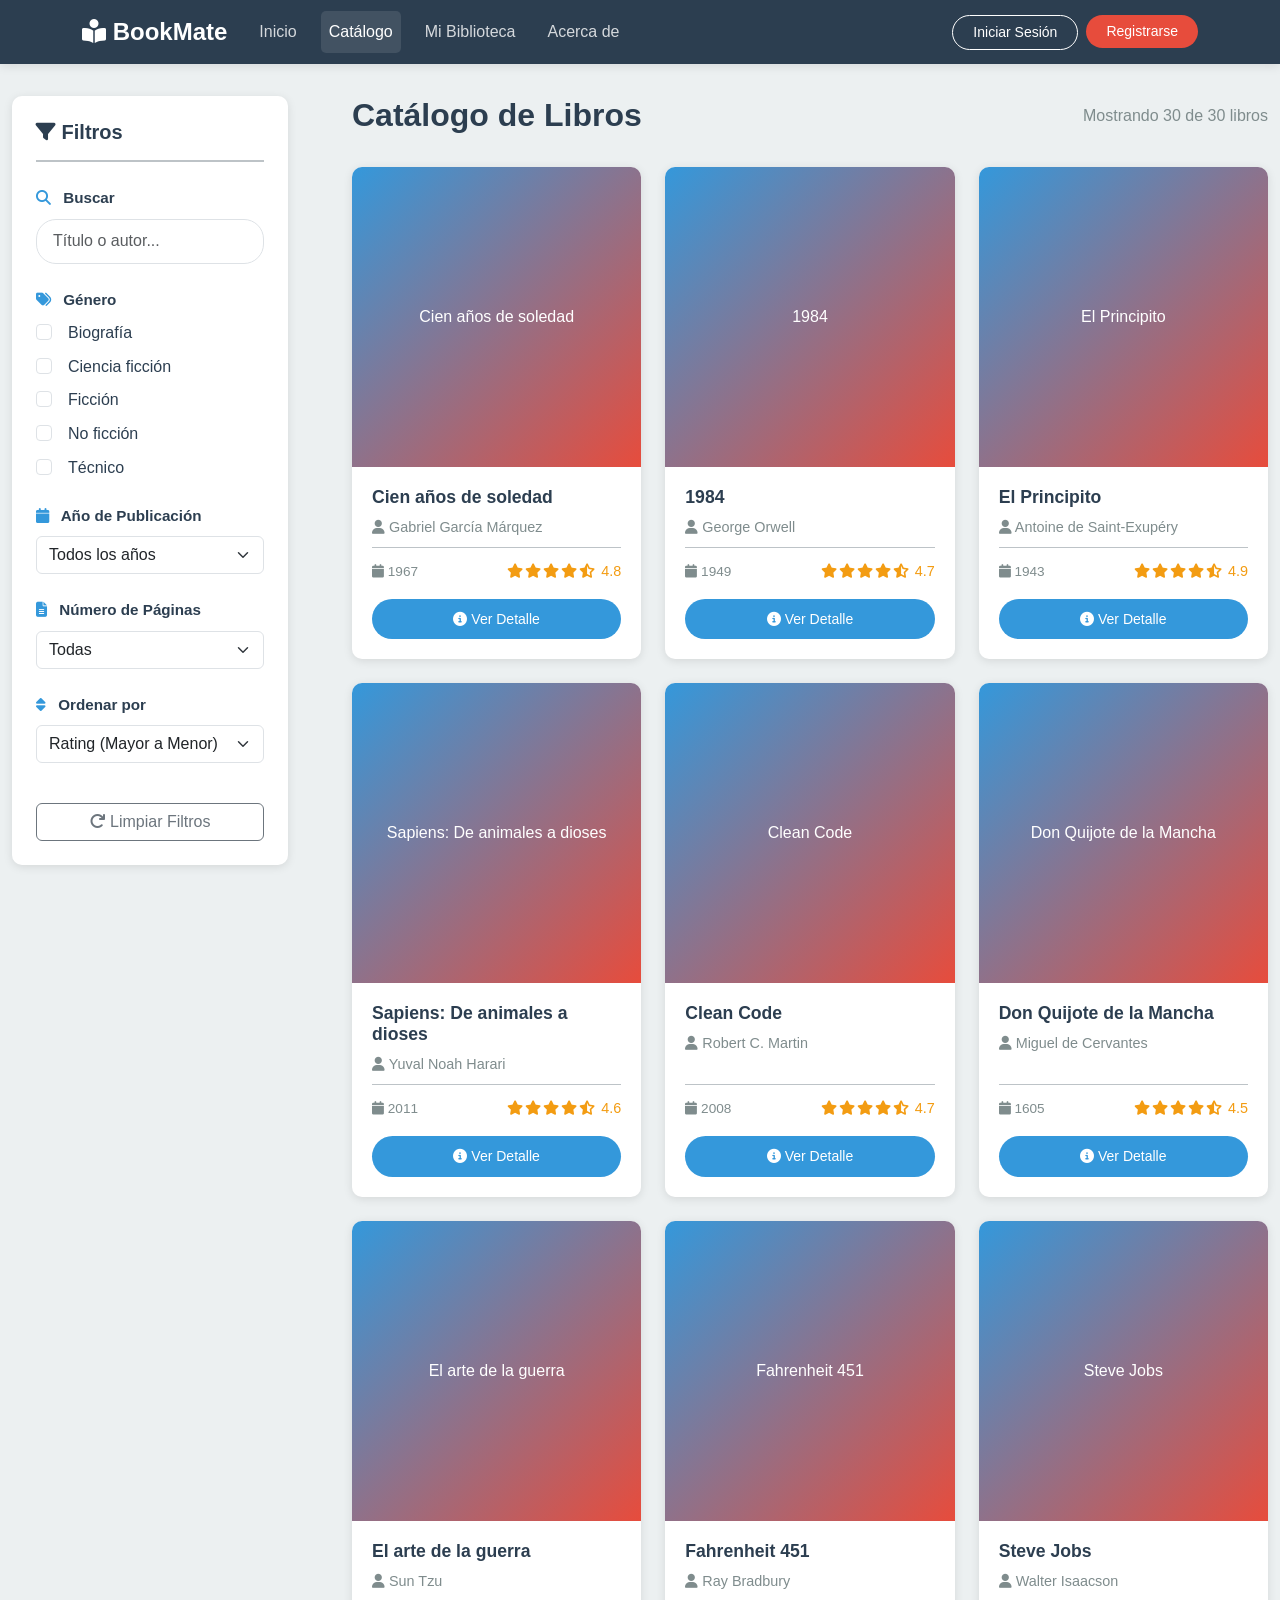
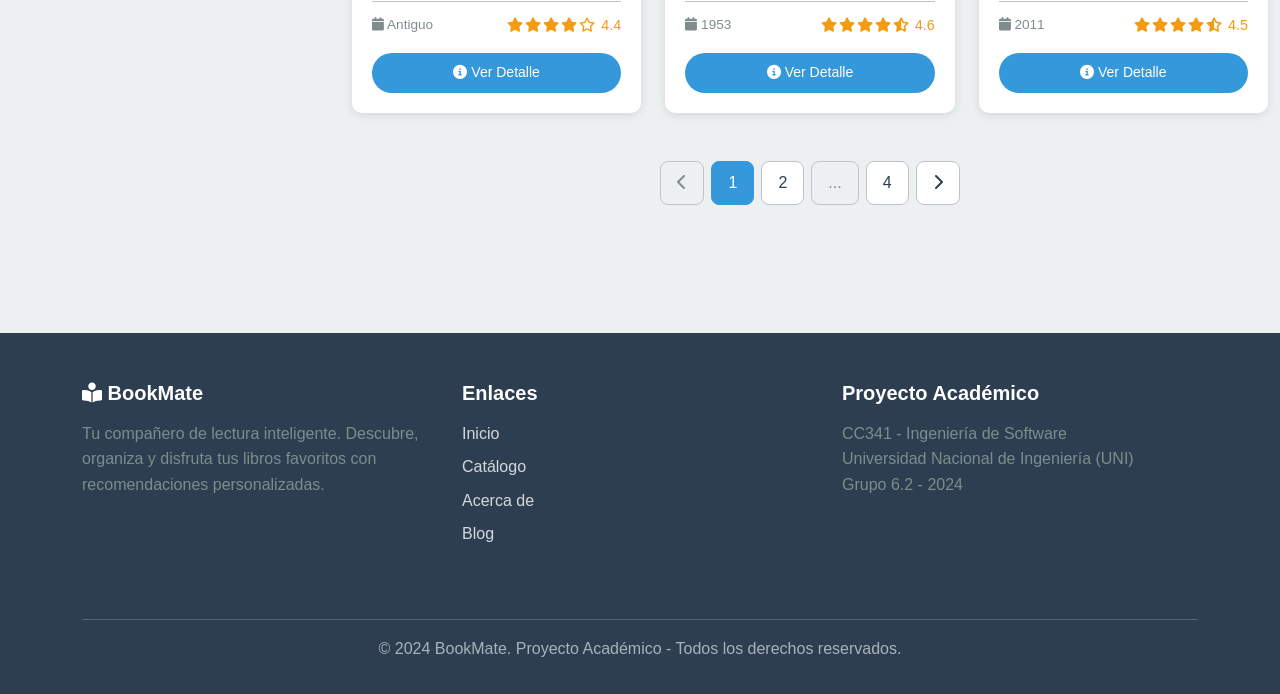
<file: product/basic/catalog.html>
<!DOCTYPE html>
<html lang="es">
<head>
    <meta charset="UTF-8">
    <meta name="viewport" content="width=device-width, initial-scale=1.0">
    <meta name="description" content="Catálogo completo de libros en BookMate">
    <title>Catálogo - BookMate</title>
    
    <!-- Bootstrap 5 CSS -->
    <link href="https://cdn.jsdelivr.net/npm/bootstrap@5.3.2/dist/css/bootstrap.min.css" rel="stylesheet">
    
    <!-- Font Awesome -->
    <link rel="stylesheet" href="https://cdnjs.cloudflare.com/ajax/libs/font-awesome/6.4.2/css/all.min.css">
    
    <!-- Custom CSS -->
    <link rel="stylesheet" href="assets/css/styles.css">
    <link rel="stylesheet" href="assets/css/catalog.css">
</head>
<body>
    <!-- HEADER / NAVBAR -->
    <nav class="navbar navbar-expand-lg navbar-dark">
        <div class="container">
            <a class="navbar-brand" href="index.html">
                <i class="fas fa-book-reader"></i> BookMate
            </a>
            <button class="navbar-toggler" type="button" data-bs-toggle="collapse" data-bs-target="#navbarNav">
                <span class="navbar-toggler-icon"></span>
            </button>
            <div class="collapse navbar-collapse" id="navbarNav">
                <ul class="navbar-nav me-auto">
                    <li class="nav-item">
                        <a class="nav-link" href="index.html">Inicio</a>
                    </li>
                    <li class="nav-item">
                        <a class="nav-link active" href="catalog.html">Catálogo</a>
                    </li>
                    <li class="nav-item">
                        <a class="nav-link" href="library.html">Mi Biblioteca</a>
                    </li>
                    <li class="nav-item">
                        <a class="nav-link" href="about.html">Acerca de</a>
                    </li>
                </ul>
                <ul class="navbar-nav" id="authButtons">
                    <!-- Los botones de autenticación se cargarán aquí dinámicamente -->
                </ul>
            </div>
        </div>
    </nav>

    <!-- CATALOG CONTENT -->
    <div class="catalog-container">
        <div class="container-fluid">
            <div class="row">
                <!-- SIDEBAR FILTROS -->
                <aside class="col-lg-3 col-md-4 sidebar">
                    <div class="filters-card">
                        <h4 class="filters-title">
                            <i class="fas fa-filter"></i> Filtros
                        </h4>
                        
                        <!-- Búsqueda -->
                        <div class="filter-section">
                            <label class="filter-label">
                                <i class="fas fa-search"></i> Buscar
                            </label>
                            <input type="text" id="searchInput" class="form-control" placeholder="Título o autor...">
                        </div>

                        <!-- Género -->
                        <div class="filter-section">
                            <label class="filter-label">
                                <i class="fas fa-tags"></i> Género
                            </label>
                            <div id="genreFilters">
                                <!-- Se generarán dinámicamente -->
                            </div>
                        </div>

                        <!-- Año -->
                        <div class="filter-section">
                            <label class="filter-label">
                                <i class="fas fa-calendar"></i> Año de Publicación
                            </label>
                            <select id="yearFilter" class="form-select">
                                <option value="">Todos los años</option>
                                <option value="2020-2024">2020-2024</option>
                                <option value="2010-2019">2010-2019</option>
                                <option value="2000-2009">2000-2009</option>
                                <option value="1990-1999">1990-1999</option>
                                <option value="1900-1989">1900-1989</option>
                                <option value="ancient">Antes de 1900</option>
                            </select>
                        </div>

                        <!-- Páginas -->
                        <div class="filter-section">
                            <label class="filter-label">
                                <i class="fas fa-file-alt"></i> Número de Páginas
                            </label>
                            <select id="pagesFilter" class="form-select">
                                <option value="">Todas</option>
                                <option value="0-200">Menos de 200</option>
                                <option value="200-400">200-400</option>
                                <option value="400-600">400-600</option>
                                <option value="600+">Más de 600</option>
                            </select>
                        </div>

                        <!-- Ordenar -->
                        <div class="filter-section">
                            <label class="filter-label">
                                <i class="fas fa-sort"></i> Ordenar por
                            </label>
                            <select id="sortBy" class="form-select">
                                <option value="rating-desc">Rating (Mayor a Menor)</option>
                                <option value="rating-asc">Rating (Menor a Mayor)</option>
                                <option value="year-desc">Año (Más Reciente)</option>
                                <option value="year-asc">Año (Más Antiguo)</option>
                                <option value="title-asc">Título (A-Z)</option>
                                <option value="title-desc">Título (Z-A)</option>
                            </select>
                        </div>

                        <!-- Botón Limpiar -->
                        <button id="clearFilters" class="btn btn-outline-secondary w-100 mt-3">
                            <i class="fas fa-redo"></i> Limpiar Filtros
                        </button>
                    </div>
                </aside>

                <!-- MAIN CONTENT -->
                <main class="col-lg-9 col-md-8 main-content">
                    <!-- Header de resultados -->
                    <div class="results-header">
                        <h2 class="results-title">Catálogo de Libros</h2>
                        <div class="results-info">
                            <span id="resultsCount">Cargando...</span>
                        </div>
                    </div>

                    <!-- Loading -->
                    <div id="catalogLoading" class="loading">
                        <div class="spinner-border text-primary" role="status">
                            <span class="visually-hidden">Cargando...</span>
                        </div>
                        <p class="mt-3">Cargando catálogo...</p>
                    </div>

                    <!-- Grid de libros -->
                    <div id="booksGrid" class="row g-4" style="display: none;">
                        <!-- Los libros se cargarán dinámicamente -->
                    </div>

                    <!-- No results -->
                    <div id="noResults" class="no-results" style="display: none;">
                        <i class="fas fa-search fa-5x text-muted mb-3"></i>
                        <h4>No se encontraron resultados</h4>
                        <p class="text-muted">Intenta ajustar los filtros o buscar con otros términos.</p>
                    </div>

                    <!-- Paginación -->
                    <nav id="paginationContainer" class="pagination-container" style="display: none;">
                        <ul class="pagination justify-content-center">
                            <!-- Se generará dinámicamente -->
                        </ul>
                    </nav>
                </main>
            </div>
        </div>
    </div>

    <!-- FOOTER -->
    <footer class="footer">
        <div class="container">
            <div class="row">
                <div class="col-md-4 mb-4">
                    <h5><i class="fas fa-book-reader"></i> BookMate</h5>
                    <p class="text-muted-custom">
                        Tu compañero de lectura inteligente. Descubre, organiza y disfruta 
                        tus libros favoritos con recomendaciones personalizadas.
                    </p>
                </div>
                <div class="col-md-4 mb-4">
                    <h5>Enlaces</h5>
                    <ul>
                        <li><a href="index.html">Inicio</a></li>
                        <li><a href="catalog.html">Catálogo</a></li>
                        <li><a href="about.html">Acerca de</a></li>
                        <li><a href="#" onclick="alert('Disponible próximamente'); return false;">Blog</a></li>
                    </ul>
                </div>
                <div class="col-md-4 mb-4">
                    <h5>Proyecto Académico</h5>
                    <p class="text-muted-custom">
                        CC341 - Ingeniería de Software<br>
                        Universidad Nacional de Ingeniería (UNI)<br>
                        Grupo 6.2 - 2024
                    </p>
                </div>
            </div>
            <div class="footer-bottom">
                <p>&copy; 2024 BookMate. Proyecto Académico - Todos los derechos reservados.</p>
            </div>
        </div>
    </footer>

    <!-- Auth Modals -->
    <div id="auth-modals-container"></div>

    <!-- Bootstrap 5 JS -->
    <script src="https://cdn.jsdelivr.net/npm/bootstrap@5.3.2/dist/js/bootstrap.bundle.min.js"></script>
    
    <!-- Custom JS -->
    <script src="assets/js/main.js"></script>
    <script src="assets/js/auth.js"></script>
    <script src="assets/js/library.js"></script>
    <script src="assets/js/catalog.js"></script>
    <script>
        // Cargar modals
        fetch('assets/includes/auth-modals.html')
            .then(response => response.text())
            .then(html => {
                document.getElementById('auth-modals-container').innerHTML = html;
            });

        // Actualizar UI de autenticación al cargar la página
        document.addEventListener('DOMContentLoaded', function() {
            updateAuthUI();
        });
    </script>
</body>
</html>
</file>
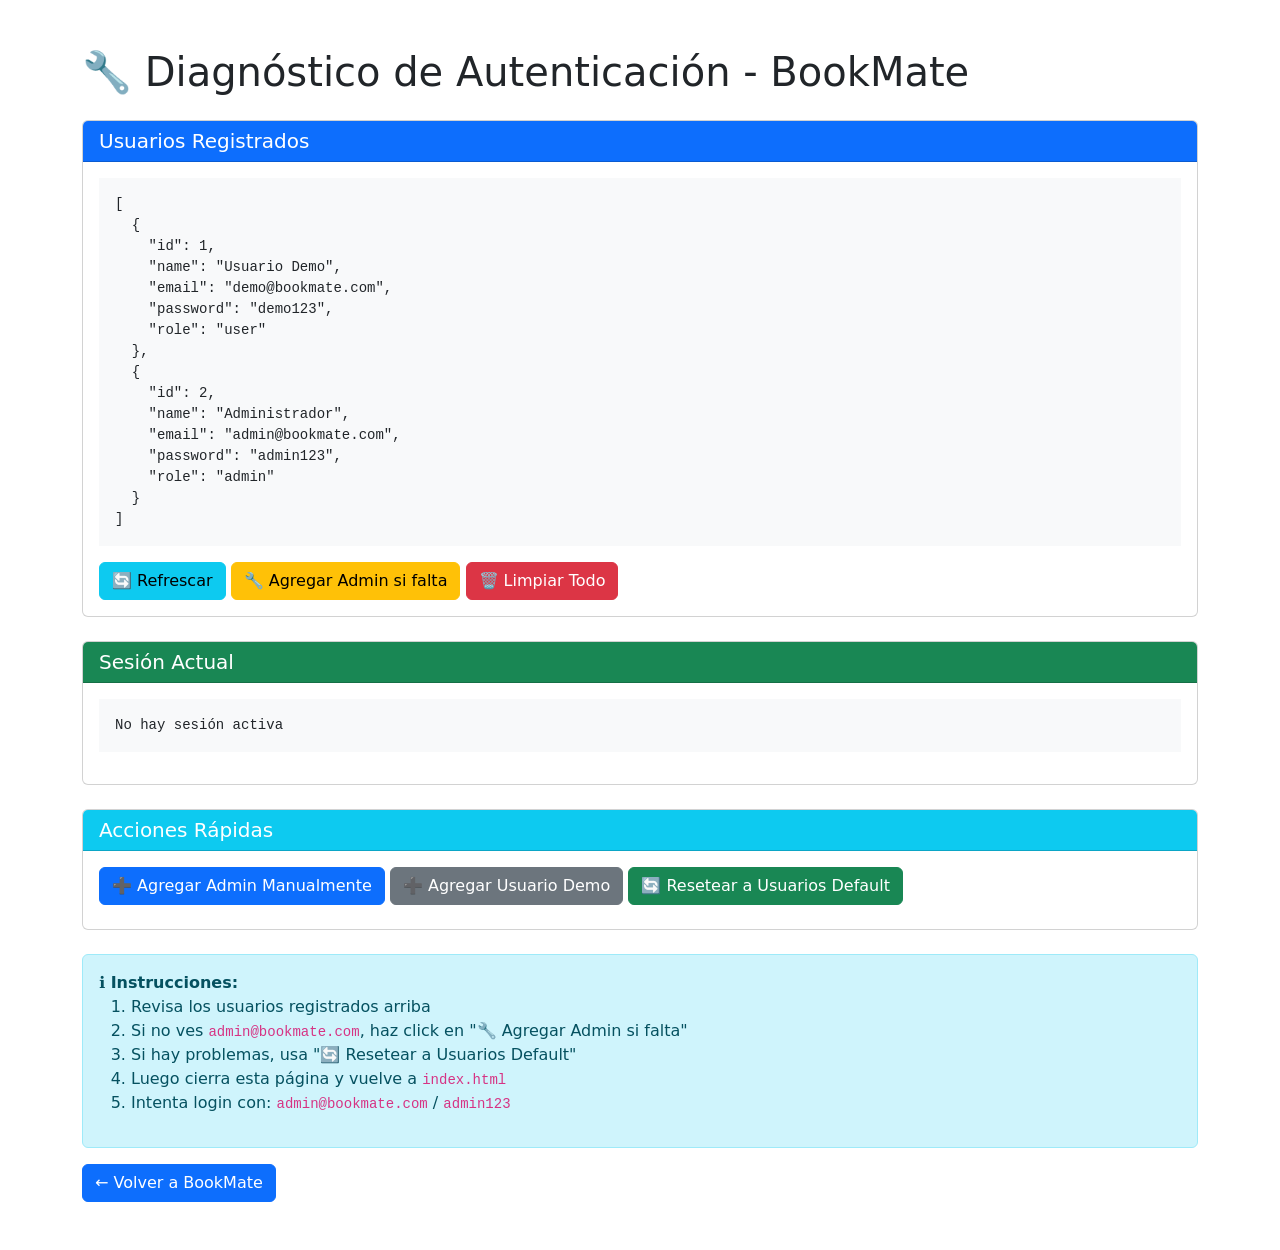
<file: product/basic/debug-auth.html>
<!DOCTYPE html>
<html lang="es">
<head>
    <meta charset="UTF-8">
    <meta name="viewport" content="width=device-width, initial-scale=1.0">
    <title>Debug Auth - BookMate</title>
    <link href="https://cdn.jsdelivr.net/npm/bootstrap@5.3.2/dist/css/bootstrap.min.css" rel="stylesheet">
</head>
<body>
    <div class="container py-5">
        <h1 class="mb-4">🔧 Diagnóstico de Autenticación - BookMate</h1>
        
        <div class="card mb-4">
            <div class="card-header bg-primary text-white">
                <h5 class="mb-0">Usuarios Registrados</h5>
            </div>
            <div class="card-body">
                <pre id="usersData" class="bg-light p-3"></pre>
                <button class="btn btn-info" onclick="refreshData()">🔄 Refrescar</button>
                <button class="btn btn-warning" onclick="fixUsers()">🔧 Agregar Admin si falta</button>
                <button class="btn btn-danger" onclick="clearUsers()">🗑️ Limpiar Todo</button>
            </div>
        </div>

        <div class="card mb-4">
            <div class="card-header bg-success text-white">
                <h5 class="mb-0">Sesión Actual</h5>
            </div>
            <div class="card-body">
                <pre id="sessionData" class="bg-light p-3"></pre>
            </div>
        </div>

        <div class="card mb-4">
            <div class="card-header bg-info text-white">
                <h5 class="mb-0">Acciones Rápidas</h5>
            </div>
            <div class="card-body">
                <button class="btn btn-primary mb-2" onclick="addAdmin()">➕ Agregar Admin Manualmente</button>
                <button class="btn btn-secondary mb-2" onclick="addDemoUser()">➕ Agregar Usuario Demo</button>
                <button class="btn btn-success mb-2" onclick="resetToDefault()">🔄 Resetear a Usuarios Default</button>
            </div>
        </div>

        <div class="alert alert-info">
            <strong>ℹ️ Instrucciones:</strong>
            <ol>
                <li>Revisa los usuarios registrados arriba</li>
                <li>Si no ves <code>admin@bookmate.com</code>, haz click en "🔧 Agregar Admin si falta"</li>
                <li>Si hay problemas, usa "🔄 Resetear a Usuarios Default"</li>
                <li>Luego cierra esta página y vuelve a <code>index.html</code></li>
                <li>Intenta login con: <code>admin@bookmate.com</code> / <code>admin123</code></li>
            </ol>
        </div>

        <a href="index.html" class="btn btn-primary">← Volver a BookMate</a>
    </div>

    <script>
        function getUsers() {
            const usersJson = localStorage.getItem('bookmate_users');
            return usersJson ? JSON.parse(usersJson) : [];
        }

        function saveUsers(users) {
            localStorage.setItem('bookmate_users', JSON.stringify(users));
        }

        function refreshData() {
            const users = getUsers();
            document.getElementById('usersData').textContent = JSON.stringify(users, null, 2);

            const session = sessionStorage.getItem('bookmate_current_user');
            document.getElementById('sessionData').textContent = session || 'No hay sesión activa';
        }

        function clearUsers() {
            if (confirm('¿Estás seguro de que deseas eliminar TODOS los usuarios? Esto no se puede deshacer.')) {
                localStorage.removeItem('bookmate_users');
                sessionStorage.removeItem('bookmate_current_user');
                alert('✅ Usuarios eliminados. Recarga BookMate para crear usuarios default.');
                refreshData();
            }
        }

        function fixUsers() {
            let users = getUsers();
            let updated = false;

            // Agregar role a usuarios sin role
            users = users.map(user => {
                if (!user.role) {
                    user.role = 'user';
                    updated = true;
                }
                return user;
            });

            // Agregar admin si no existe
            const adminExists = users.some(u => u.email === 'admin@bookmate.com');
            if (!adminExists) {
                const maxId = users.length > 0 ? Math.max(...users.map(u => u.id)) : 0;
                users.push({
                    id: maxId + 1,
                    name: 'Administrador',
                    email: 'admin@bookmate.com',
                    password: 'admin123',
                    role: 'admin'
                });
                updated = true;
            }

            if (updated) {
                saveUsers(users);
                alert('✅ Usuarios actualizados correctamente!');
                refreshData();
            } else {
                alert('ℹ️ No se necesitan cambios. Todo está correcto.');
            }
        }

        function addAdmin() {
            let users = getUsers();
            
            const adminExists = users.some(u => u.email === 'admin@bookmate.com');
            if (adminExists) {
                alert('⚠️ El admin ya existe!');
                return;
            }

            const maxId = users.length > 0 ? Math.max(...users.map(u => u.id)) : 0;
            users.push({
                id: maxId + 1,
                name: 'Administrador',
                email: 'admin@bookmate.com',
                password: 'admin123',
                role: 'admin'
            });

            saveUsers(users);
            alert('✅ Admin agregado correctamente!');
            refreshData();
        }

        function addDemoUser() {
            let users = getUsers();
            
            const demoExists = users.some(u => u.email === 'demo@bookmate.com');
            if (demoExists) {
                alert('⚠️ El usuario demo ya existe!');
                return;
            }

            const maxId = users.length > 0 ? Math.max(...users.map(u => u.id)) : 0;
            users.push({
                id: maxId + 1,
                name: 'Usuario Demo',
                email: 'demo@bookmate.com',
                password: 'demo123',
                role: 'user'
            });

            saveUsers(users);
            alert('✅ Usuario demo agregado correctamente!');
            refreshData();
        }

        function resetToDefault() {
            if (confirm('¿Estás seguro? Esto eliminará todos los usuarios y creará los usuarios default.')) {
                const defaultUsers = [
                    {
                        id: 1,
                        name: 'Usuario Demo',
                        email: 'demo@bookmate.com',
                        password: 'demo123',
                        role: 'user'
                    },
                    {
                        id: 2,
                        name: 'Administrador',
                        email: 'admin@bookmate.com',
                        password: 'admin123',
                        role: 'admin'
                    }
                ];

                saveUsers(defaultUsers);
                sessionStorage.removeItem('bookmate_current_user');
                alert('✅ Usuarios reseteados a valores default!');
                refreshData();
            }
        }

        // Cargar datos al iniciar
        refreshData();
    </script>
</body>
</html>
</file>
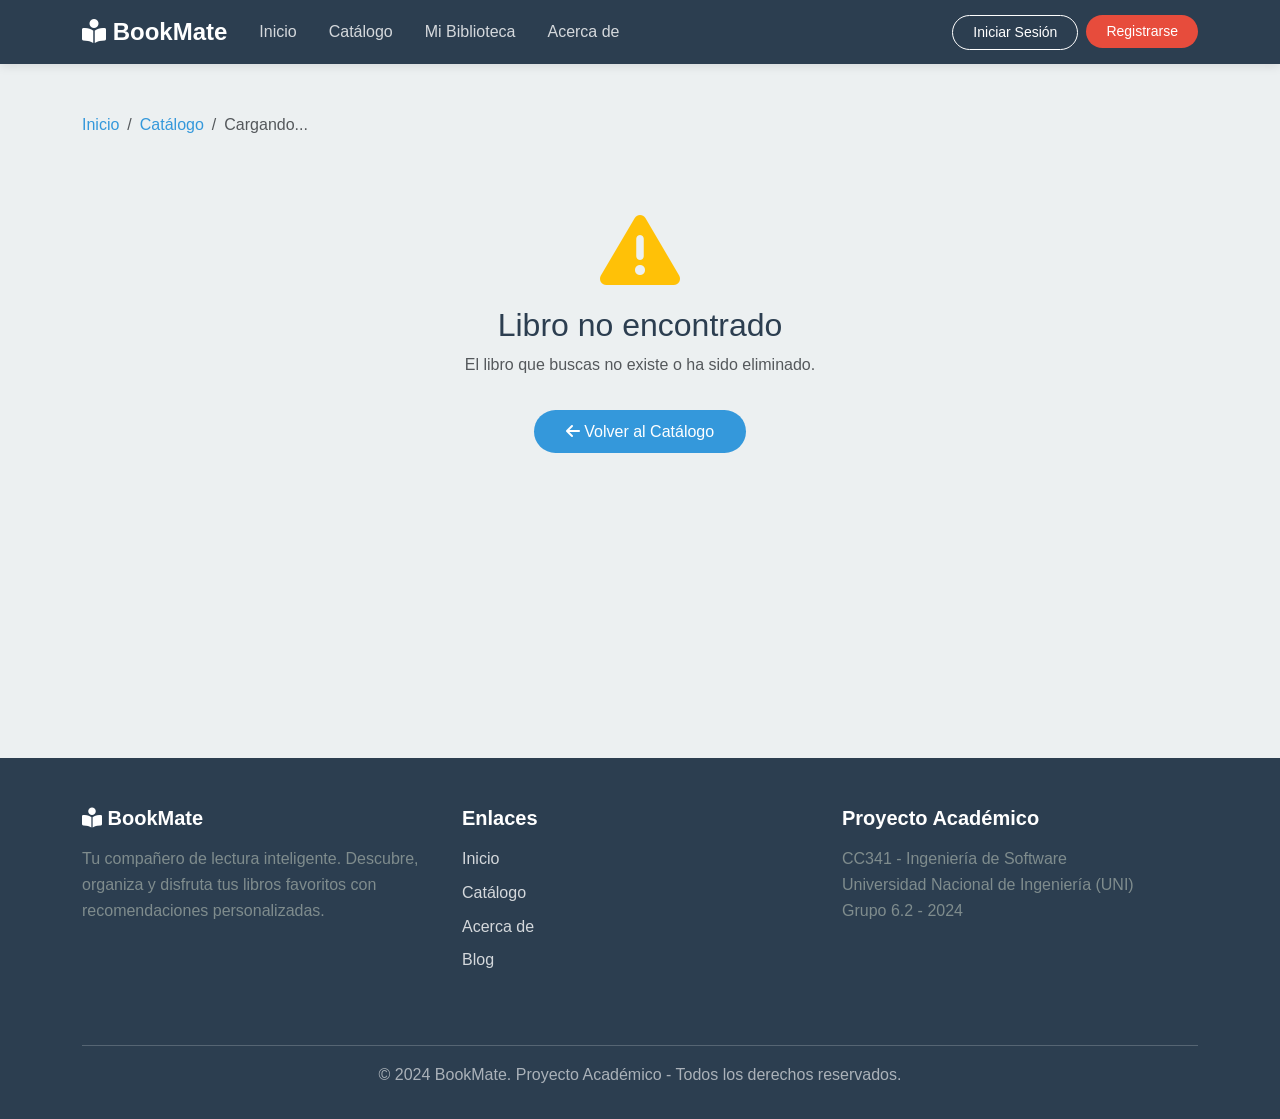
<file: product/basic/details.html>
<!DOCTYPE html>
<html lang="es">
<head>
    <meta charset="UTF-8">
    <meta name="viewport" content="width=device-width, initial-scale=1.0">
    <meta name="description" content="Detalle del libro en BookMate">
    <title>Detalle - BookMate</title>
    
    <!-- Bootstrap 5 CSS -->
    <link href="https://cdn.jsdelivr.net/npm/bootstrap@5.3.2/dist/css/bootstrap.min.css" rel="stylesheet">
    
    <!-- Font Awesome -->
    <link rel="stylesheet" href="https://cdnjs.cloudflare.com/ajax/libs/font-awesome/6.4.2/css/all.min.css">
    
    <!-- Custom CSS -->
    <link rel="stylesheet" href="assets/css/styles.css">
    <link rel="stylesheet" href="assets/css/details.css">
</head>
<body>
    <!-- HEADER / NAVBAR -->
    <nav class="navbar navbar-expand-lg navbar-dark">
        <div class="container">
            <a class="navbar-brand" href="index.html">
                <i class="fas fa-book-reader"></i> BookMate
            </a>
            <button class="navbar-toggler" type="button" data-bs-toggle="collapse" data-bs-target="#navbarNav">
                <span class="navbar-toggler-icon"></span>
            </button>
            <div class="collapse navbar-collapse" id="navbarNav">
                <ul class="navbar-nav me-auto">
                    <li class="nav-item">
                        <a class="nav-link" href="index.html">Inicio</a>
                    </li>
                    <li class="nav-item">
                        <a class="nav-link" href="catalog.html">Catálogo</a>
                    </li>
                    <li class="nav-item">
                        <a class="nav-link" href="library.html">Mi Biblioteca</a>
                    </li>
                    <li class="nav-item">
                        <a class="nav-link" href="about.html">Acerca de</a>
                    </li>
                </ul>
                <ul class="navbar-nav" id="authButtons">
                    <!-- Los botones de autenticación se cargarán aquí dinámicamente -->
                </ul>
            </div>
        </div>
    </nav>

    <!-- BOOK DETAILS CONTENT -->
    <div class="details-container py-5">
        <div class="container">
            <!-- Breadcrumb -->
            <nav aria-label="breadcrumb" class="mb-4">
                <ol class="breadcrumb">
                    <li class="breadcrumb-item"><a href="index.html">Inicio</a></li>
                    <li class="breadcrumb-item"><a href="catalog.html">Catálogo</a></li>
                    <li class="breadcrumb-item active" id="breadcrumbTitle" aria-current="page">Cargando...</li>
                </ol>
            </nav>

            <!-- Loading -->
            <div id="detailsLoading" class="loading">
                <div class="spinner-border text-primary" role="status">
                    <span class="visually-hidden">Cargando...</span>
                </div>
                <p class="mt-3">Cargando información del libro...</p>
            </div>

            <!-- Book not found -->
            <div id="bookNotFound" class="text-center py-5" style="display: none;">
                <i class="fas fa-exclamation-triangle fa-5x text-warning mb-3"></i>
                <h2>Libro no encontrado</h2>
                <p class="text-muted">El libro que buscas no existe o ha sido eliminado.</p>
                <a href="catalog.html" class="btn btn-primary-custom mt-3">
                    <i class="fas fa-arrow-left"></i> Volver al Catálogo
                </a>
            </div>

            <!-- Book details -->
            <div id="bookDetails" style="display: none;">
                <div class="row">
                    <!-- Columna izquierda: Cover -->
                    <div class="col-lg-4 mb-4">
                        <div class="book-cover-large" id="bookCoverLarge">
                            <!-- Se cargará dinámicamente -->
                        </div>
                    </div>

                    <!-- Columna derecha: Información -->
                    <div class="col-lg-8">
                        <div class="book-info-card">
                            <h1 class="book-detail-title" id="bookTitle"></h1>
                            <p class="book-detail-author" id="bookAuthor"></p>
                            
                            <div class="book-meta-info">
                                <div class="meta-item">
                                    <i class="fas fa-star text-warning"></i>
                                    <strong>Rating:</strong>
                                    <span id="bookRating"></span>
                                </div>
                                <div class="meta-item">
                                    <i class="fas fa-calendar"></i>
                                    <strong>Año:</strong>
                                    <span id="bookYear"></span>
                                </div>
                                <div class="meta-item">
                                    <i class="fas fa-file-alt"></i>
                                    <strong>Páginas:</strong>
                                    <span id="bookPages"></span>
                                </div>
                                <div class="meta-item">
                                    <i class="fas fa-tag"></i>
                                    <strong>Género:</strong>
                                    <span id="bookGenre"></span>
                                </div>
                                <div class="meta-item">
                                    <i class="fas fa-barcode"></i>
                                    <strong>ISBN:</strong>
                                    <span id="bookISBN"></span>
                                </div>
                            </div>

                            <div class="book-tags" id="bookTags">
                                <!-- Se cargarán dinámicamente -->
                            </div>

                            <div class="book-actions" id="bookActionsContainer">
                                <!-- Se cargará dinámicamente -->
                            </div>
                        </div>
                    </div>
                </div>

                <!-- Synopsis -->
                <div class="row mt-4">
                    <div class="col-12">
                        <div class="synopsis-card">
                            <h3><i class="fas fa-align-left"></i> Sinopsis</h3>
                            <p id="bookSynopsis"></p>
                        </div>
                    </div>
                </div>

                <!-- Similar Books -->
                <div class="row mt-4">
                    <div class="col-12">
                        <h3 class="section-title text-start">
                            <i class="fas fa-book"></i> Libros Similares
                        </h3>
                        <div id="similarBooksLoading" class="loading" style="display: none;">
                            <div class="spinner-border text-primary" role="status"></div>
                        </div>
                        <div id="similarBooksGrid" class="row g-4">
                            <!-- Se cargarán dinámicamente -->
                        </div>
                    </div>
                </div>
            </div>
        </div>
    </div>

    <!-- FOOTER -->
    <footer class="footer">
        <div class="container">
            <div class="row">
                <div class="col-md-4 mb-4">
                    <h5><i class="fas fa-book-reader"></i> BookMate</h5>
                    <p class="text-muted-custom">
                        Tu compañero de lectura inteligente. Descubre, organiza y disfruta 
                        tus libros favoritos con recomendaciones personalizadas.
                    </p>
                </div>
                <div class="col-md-4 mb-4">
                    <h5>Enlaces</h5>
                    <ul>
                        <li><a href="index.html">Inicio</a></li>
                        <li><a href="catalog.html">Catálogo</a></li>
                        <li><a href="about.html">Acerca de</a></li>
                        <li><a href="#" onclick="alert('Disponible próximamente'); return false;">Blog</a></li>
                    </ul>
                </div>
                <div class="col-md-4 mb-4">
                    <h5>Proyecto Académico</h5>
                    <p class="text-muted-custom">
                        CC341 - Ingeniería de Software<br>
                        Universidad Nacional de Ingeniería (UNI)<br>
                        Grupo 6.2 - 2024
                    </p>
                </div>
            </div>
            <div class="footer-bottom">
                <p>&copy; 2024 BookMate. Proyecto Académico - Todos los derechos reservados.</p>
            </div>
        </div>
    </footer>

    <!-- Auth Modals -->
    <div id="auth-modals-container"></div>

    <!-- Bootstrap 5 JS -->
    <script src="https://cdn.jsdelivr.net/npm/bootstrap@5.3.2/dist/js/bootstrap.bundle.min.js"></script>
    
    <!-- Custom JS -->
    <script src="assets/js/main.js"></script>
    <script src="assets/js/auth.js"></script>
    <script src="assets/js/library.js"></script>
    <script src="assets/js/details.js"></script>
    <script>
        // Cargar modals
        fetch('assets/includes/auth-modals.html')
            .then(response => response.text())
            .then(html => {
                document.getElementById('auth-modals-container').innerHTML = html;
            });

        // Actualizar UI de autenticación al cargar la página
        document.addEventListener('DOMContentLoaded', function() {
            updateAuthUI();
        });
    </script>
</body>
</html>
</file>
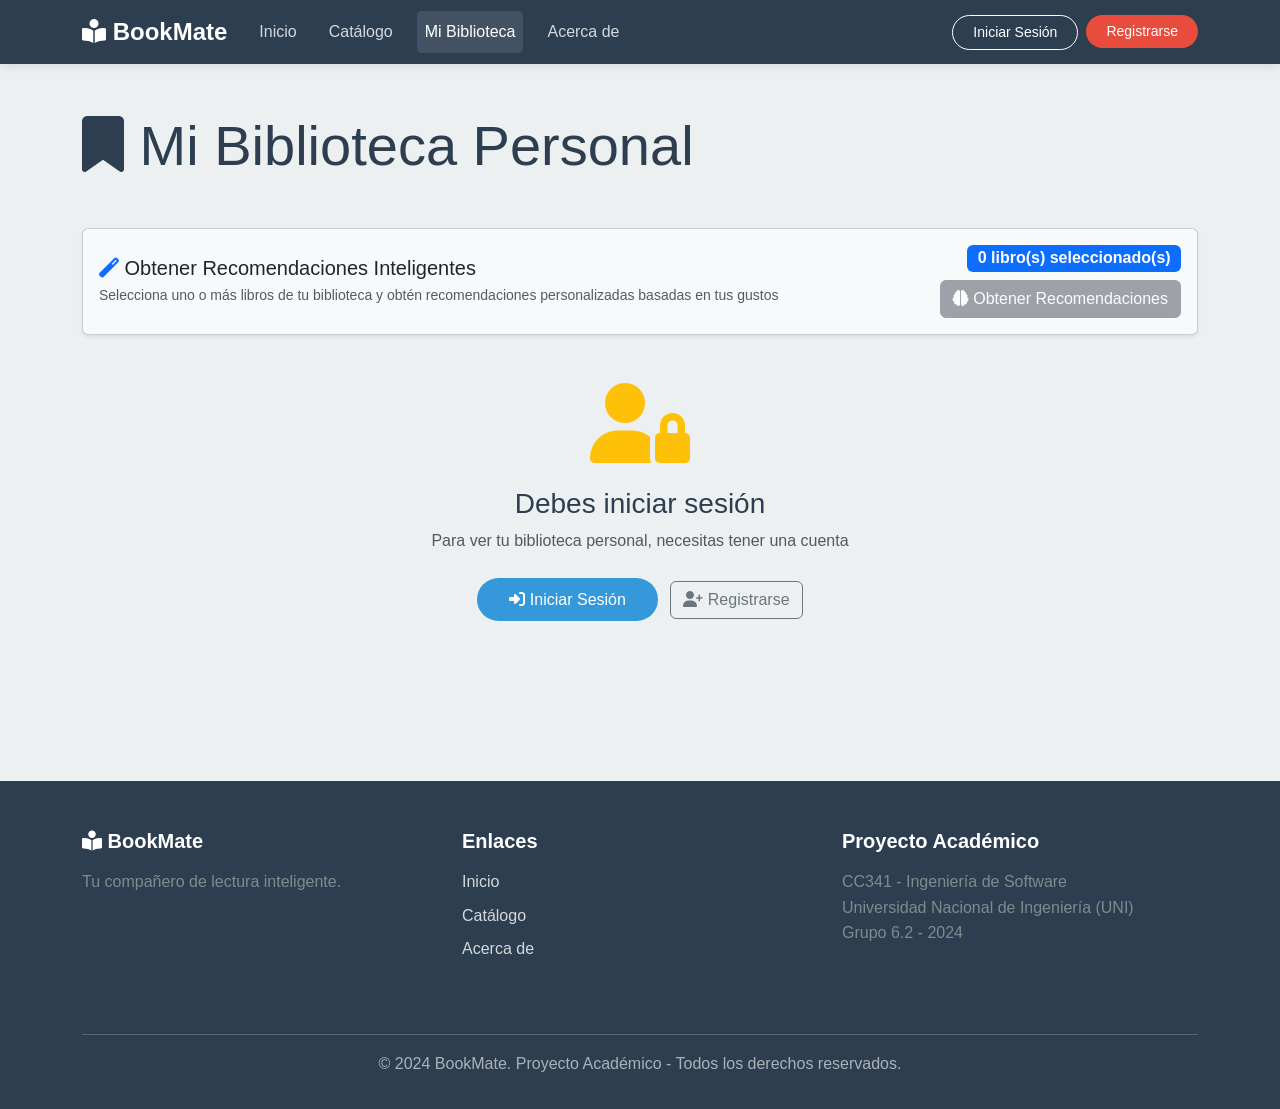
<file: product/basic/library.html>
<!DOCTYPE html>
<html lang="es">
<head>
    <meta charset="UTF-8">
    <meta name="viewport" content="width=device-width, initial-scale=1.0">
    <meta name="description" content="Mi Biblioteca Personal - BookMate">
    <title>Mi Biblioteca - BookMate</title>
    
    <!-- Bootstrap 5 CSS -->
    <link href="https://cdn.jsdelivr.net/npm/bootstrap@5.3.2/dist/css/bootstrap.min.css" rel="stylesheet">
    
    <!-- Font Awesome -->
    <link rel="stylesheet" href="https://cdnjs.cloudflare.com/ajax/libs/font-awesome/6.4.2/css/all.min.css">
    
    <!-- Custom CSS -->
    <link rel="stylesheet" href="assets/css/styles.css">
    <link rel="stylesheet" href="assets/css/catalog.css">
</head>
<body>
    <!-- HEADER / NAVBAR -->
    <nav class="navbar navbar-expand-lg navbar-dark">
        <div class="container">
            <a class="navbar-brand" href="index.html">
                <i class="fas fa-book-reader"></i> BookMate
            </a>
            <button class="navbar-toggler" type="button" data-bs-toggle="collapse" data-bs-target="#navbarNav">
                <span class="navbar-toggler-icon"></span>
            </button>
            <div class="collapse navbar-collapse" id="navbarNav">
                <ul class="navbar-nav me-auto">
                    <li class="nav-item">
                        <a class="nav-link" href="index.html">Inicio</a>
                    </li>
                    <li class="nav-item">
                        <a class="nav-link" href="catalog.html">Catálogo</a>
                    </li>
                    <li class="nav-item">
                        <a class="nav-link active" href="library.html">Mi Biblioteca</a>
                    </li>
                    <li class="nav-item">
                        <a class="nav-link" href="about.html">Acerca de</a>
                    </li>
                </ul>
                <ul class="navbar-nav" id="authButtons">
                    <!-- Los botones de autenticación se cargarán aquí dinámicamente -->
                </ul>
            </div>
        </div>
    </nav>

    <!-- LIBRARY CONTENT -->
    <div class="container py-5">
        <!-- Header con estadísticas -->
        <div class="row mb-4">
            <div class="col-12">
                <h1 class="display-4 mb-4">
                    <i class="fas fa-bookmark"></i> Mi Biblioteca Personal
                </h1>
            </div>
        </div>

        <!-- Estadísticas -->
        <div class="row g-4 mb-4" id="libraryStats">
            <div class="col-md-3 col-6">
                <div class="card text-center shadow">
                    <div class="card-body">
                        <i class="fas fa-books fa-2x text-primary mb-2"></i>
                        <h3 class="mb-0" id="totalBooks">0</h3>
                        <p class="text-muted mb-0">Total</p>
                    </div>
                </div>
            </div>
            <div class="col-md-3 col-6">
                <div class="card text-center shadow">
                    <div class="card-body">
                        <i class="fas fa-bookmark fa-2x text-warning mb-2"></i>
                        <h3 class="mb-0" id="toReadBooks">0</h3>
                        <p class="text-muted mb-0">Por Leer</p>
                    </div>
                </div>
            </div>
            <div class="col-md-3 col-6">
                <div class="card text-center shadow">
                    <div class="card-body">
                        <i class="fas fa-book-reader fa-2x text-info mb-2"></i>
                        <h3 class="mb-0" id="readingBooks">0</h3>
                        <p class="text-muted mb-0">Leyendo</p>
                    </div>
                </div>
            </div>
            <div class="col-md-3 col-6">
                <div class="card text-center shadow">
                    <div class="card-body">
                        <i class="fas fa-check-circle fa-2x text-success mb-2"></i>
                        <h3 class="mb-0" id="readBooks">0</h3>
                        <p class="text-muted mb-0">Leídos</p>
                    </div>
                </div>
            </div>
        </div>

        <!-- Controles de Recomendaciones -->
        <div class="row mb-4" id="recommendationControls">
            <div class="col-12">
                <div class="card shadow-sm bg-light">
                    <div class="card-body">
                        <div class="d-flex justify-content-between align-items-center">
                            <div>
                                <h5 class="mb-1">
                                    <i class="fas fa-magic text-primary"></i> Obtener Recomendaciones Inteligentes
                                </h5>
                                <p class="text-muted small mb-0">
                                    Selecciona uno o más libros de tu biblioteca y obtén recomendaciones personalizadas basadas en tus gustos
                                </p>
                            </div>
                            <div class="text-end">
                                <div class="mb-2">
                                    <span class="badge bg-primary fs-6">
                                        <span id="selectedBooksCount">0</span> libro(s) seleccionado(s)
                                    </span>
                                </div>
                                <button 
                                    id="getRecommendationsBtn" 
                                    class="btn btn-secondary" 
                                    onclick="getRecommendations()"
                                    disabled>
                                    <i class="fas fa-brain"></i> Obtener Recomendaciones
                                </button>
                            </div>
                        </div>
                    </div>
                </div>
            </div>
        </div>

        <!-- Filtros por estado -->
        <ul class="nav nav-tabs mb-4" id="statusTabs">
            <li class="nav-item">
                <a class="nav-link active" data-bs-toggle="tab" href="#all-books">
                    <i class="fas fa-list"></i> Todos
                </a>
            </li>
            <li class="nav-item">
                <a class="nav-link" data-bs-toggle="tab" href="#to-read-books">
                    <i class="fas fa-bookmark"></i> Por Leer
                </a>
            </li>
            <li class="nav-item">
                <a class="nav-link" data-bs-toggle="tab" href="#reading-books">
                    <i class="fas fa-book-reader"></i> Leyendo
                </a>
            </li>
            <li class="nav-item">
                <a class="nav-link" data-bs-toggle="tab" href="#read-books">
                    <i class="fas fa-check-circle"></i> Leídos
                </a>
            </li>
        </ul>

        <!-- Tab content -->
        <div class="tab-content">
            <div class="tab-pane fade show active" id="all-books">
                <div class="row g-4" id="allBooksGrid">
                    <!-- Libros se cargarán dinámicamente -->
                </div>
            </div>
            <div class="tab-pane fade" id="to-read-books">
                <div class="row g-4" id="toReadBooksGrid">
                    <!-- Libros se cargarán dinámicamente -->
                </div>
            </div>
            <div class="tab-pane fade" id="reading-books">
                <div class="row g-4" id="readingBooksGrid">
                    <!-- Libros se cargarán dinámicamente -->
                </div>
            </div>
            <div class="tab-pane fade" id="read-books">
                <div class="row g-4" id="readBooksGrid">
                    <!-- Libros se cargarán dinámicamente -->
                </div>
            </div>
        </div>

        <!-- Biblioteca vacía -->
        <div id="emptyLibrary" class="text-center py-5" style="display: none;">
            <i class="fas fa-book-open fa-5x text-muted mb-4"></i>
            <h3>Tu biblioteca está vacía</h3>
            <p class="text-muted mb-4">Comienza agregando libros desde el catálogo</p>
            <a href="catalog.html" class="btn btn-primary-custom">
                <i class="fas fa-search"></i> Explorar Catálogo
            </a>
        </div>

        <!-- Sección de Recomendaciones -->
        <div id="recommendationsSection" class="mt-5" style="display: none;">
            <div class="card shadow">
                <div class="card-header bg-success text-white">
                    <h4 class="mb-0">
                        <i class="fas fa-lightbulb"></i> Recomendaciones para Ti
                    </h4>
                    <small>Basado en tus libros seleccionados</small>
                </div>
                <div class="card-body">
                    <div class="row g-4" id="recommendationsGrid">
                        <!-- Las recomendaciones se cargarán aquí -->
                    </div>
                </div>
            </div>
        </div>

        <!-- Loading -->
        <div id="libraryLoading" class="loading">
            <div class="spinner-border text-primary" role="status"></div>
            <p class="mt-3">Cargando tu biblioteca...</p>
        </div>

        <!-- No logged in -->
        <div id="notLoggedIn" class="text-center py-5" style="display: none;">
            <i class="fas fa-user-lock fa-5x text-warning mb-4"></i>
            <h3>Debes iniciar sesión</h3>
            <p class="text-muted mb-4">Para ver tu biblioteca personal, necesitas tener una cuenta</p>
            <button class="btn btn-primary-custom" onclick="showLoginModal()">
                <i class="fas fa-sign-in-alt"></i> Iniciar Sesión
            </button>
            <button class="btn btn-outline-secondary ms-2" onclick="showRegisterModal()">
                <i class="fas fa-user-plus"></i> Registrarse
            </button>
        </div>
    </div>

    <!-- FOOTER -->
    <footer class="footer">
        <div class="container">
            <div class="row">
                <div class="col-md-4 mb-4">
                    <h5><i class="fas fa-book-reader"></i> BookMate</h5>
                    <p class="text-muted-custom">
                        Tu compañero de lectura inteligente.
                    </p>
                </div>
                <div class="col-md-4 mb-4">
                    <h5>Enlaces</h5>
                    <ul>
                        <li><a href="index.html">Inicio</a></li>
                        <li><a href="catalog.html">Catálogo</a></li>
                        <li><a href="about.html">Acerca de</a></li>
                    </ul>
                </div>
                <div class="col-md-4 mb-4">
                    <h5>Proyecto Académico</h5>
                    <p class="text-muted-custom">
                        CC341 - Ingeniería de Software<br>
                        Universidad Nacional de Ingeniería (UNI)<br>
                        Grupo 6.2 - 2024
                    </p>
                </div>
            </div>
            <div class="footer-bottom">
                <p>&copy; 2024 BookMate. Proyecto Académico - Todos los derechos reservados.</p>
            </div>
        </div>
    </footer>

    <!-- Auth Modals -->
    <div id="auth-modals-container"></div>

    <!-- Bootstrap 5 JS -->
    <script src="https://cdn.jsdelivr.net/npm/bootstrap@5.3.2/dist/js/bootstrap.bundle.min.js"></script>
    
    <!-- Custom JS -->
    <script src="assets/js/main.js"></script>
    <script src="assets/js/auth.js"></script>
    <script src="assets/js/library.js"></script>
    <script src="assets/js/library-page.js"></script>
    <script>
        // Cargar modals
        fetch('assets/includes/auth-modals.html')
            .then(response => response.text())
            .then(html => {
                document.getElementById('auth-modals-container').innerHTML = html;
            });
    </script>
</body>
</html>
</file>
<file: product/basic/assets/css/styles.css>
/* ============================================================================
   BOOKMATE - ESTILOS GLOBALES
   Track: BASIC (Prototipo Estático)
   ============================================================================ */

/* Checkboxes de selección */
.form-check-input:checked {
    background-color: #3498db;
    border-color: #3498db;
}

.form-check-label {
    cursor: pointer;
}

.card.border-primary {
    box-shadow: 0 0 15px rgba(52, 152, 219, 0.3) !important;
}

.card.border-success {
    box-shadow: 0 0 15px rgba(40, 167, 69, 0.3) !important;
}

/* Animación para recomendaciones */
@keyframes fadeIn {
    from {
        opacity: 0;
        transform: translateY(20px);
    }
    to {
        opacity: 1;
        transform: translateY(0);
    }
}

#recommendationsSection {
    animation: fadeIn 0.5s ease-out;
}

/* Variables CSS */
:root {
    --primary-color: #2c3e50;
    --secondary-color: #3498db;
    --accent-color: #e74c3c;
    --success-color: #27ae60;
    --text-dark: #2c3e50;
    --text-light: #7f8c8d;
    --bg-light: #ecf0f1;
    --bg-white: #ffffff;
    --border-color: #bdc3c7;
    --shadow: 0 2px 10px rgba(0,0,0,0.1);
    --shadow-hover: 0 4px 20px rgba(0,0,0,0.15);
    --transition: all 0.3s ease;
}

/* Reset y configuración base */
* {
    margin: 0;
    padding: 0;
    box-sizing: border-box;
}

body {
    font-family: 'Segoe UI', Tahoma, Geneva, Verdana, sans-serif;
    color: var(--text-dark);
    background-color: var(--bg-light);
    line-height: 1.6;
}

/* Header y navegación */
.navbar {
    background-color: var(--primary-color) !important;
    box-shadow: var(--shadow);
}

.navbar-brand {
    font-size: 1.5rem;
    font-weight: bold;
    color: white !important;
}

.navbar-nav .nav-link {
    color: rgba(255,255,255,0.8) !important;
    transition: var(--transition);
    margin: 0 0.5rem;
}

.navbar-nav .nav-link:hover,
.navbar-nav .nav-link.active {
    color: white !important;
    background-color: rgba(255,255,255,0.1);
    border-radius: 5px;
}

.btn-login, .btn-register {
    margin-left: 0.5rem;
    border-radius: 20px;
    padding: 0.375rem 1.25rem;
}

.btn-login {
    color: white;
    border: 1px solid white;
}

.btn-login:hover {
    background-color: white;
    color: var(--primary-color);
}

.btn-register {
    background-color: var(--accent-color);
    color: white;
    border: none;
}

.btn-register:hover {
    background-color: #c0392b;
}

/* Footer */
.footer {
    background-color: var(--primary-color);
    color: white;
    padding: 3rem 0 1rem;
    margin-top: 4rem;
}

.footer h5 {
    margin-bottom: 1rem;
    font-weight: 600;
}

.footer ul {
    list-style: none;
    padding: 0;
}

.footer ul li {
    margin-bottom: 0.5rem;
}

.footer a {
    color: rgba(255,255,255,0.8);
    text-decoration: none;
    transition: var(--transition);
}

.footer a:hover {
    color: white;
    text-decoration: underline;
}

.footer-bottom {
    margin-top: 2rem;
    padding-top: 1rem;
    border-top: 1px solid rgba(255,255,255,0.2);
    text-align: center;
    color: rgba(255,255,255,0.6);
}

/* Botones generales */
.btn-primary-custom {
    background-color: var(--secondary-color);
    border: none;
    color: white;
    padding: 0.6rem 2rem;
    border-radius: 25px;
    transition: var(--transition);
    font-weight: 500;
}

.btn-primary-custom:hover {
    background-color: #2980b9;
    transform: translateY(-2px);
    box-shadow: var(--shadow-hover);
}

/* Tarjetas de libros */
.book-card {
    background: var(--bg-white);
    border-radius: 10px;
    overflow: hidden;
    transition: var(--transition);
    box-shadow: var(--shadow);
    height: 100%;
    display: flex;
    flex-direction: column;
}

.book-card:hover {
    transform: translateY(-5px);
    box-shadow: var(--shadow-hover);
}

.book-cover {
    width: 100%;
    height: 300px;
    object-fit: cover;
    background: linear-gradient(135deg, var(--secondary-color), var(--accent-color));
    display: flex;
    align-items: center;
    justify-content: center;
    color: white;
    font-size: 1rem;
    text-align: center;
    padding: 1rem;
}

.book-cover img {
    width: 100%;
    height: 100%;
    object-fit: cover;
}

.book-card-body {
    padding: 1.25rem;
    flex-grow: 1;
    display: flex;
    flex-direction: column;
}

.book-title {
    font-size: 1.1rem;
    font-weight: 600;
    margin-bottom: 0.5rem;
    color: var(--text-dark);
    display: -webkit-box;
    -webkit-line-clamp: 2;
    -webkit-box-orient: vertical;
    overflow: hidden;
}

.book-author {
    color: var(--text-light);
    font-size: 0.9rem;
    margin-bottom: 0.5rem;
}

.book-meta {
    display: flex;
    justify-content: space-between;
    align-items: center;
    margin-top: auto;
    padding-top: 0.75rem;
    border-top: 1px solid var(--border-color);
}

.book-year {
    color: var(--text-light);
    font-size: 0.85rem;
}

/* Rating con estrellas */
.rating {
    color: #f39c12;
    font-size: 0.9rem;
}

.rating i {
    margin-right: 2px;
}

/* Badges y tags */
.badge-custom {
    background-color: var(--secondary-color);
    color: white;
    padding: 0.35rem 0.75rem;
    border-radius: 15px;
    font-size: 0.8rem;
    margin-right: 0.5rem;
    margin-bottom: 0.5rem;
    display: inline-block;
}

.badge-genre {
    background-color: var(--accent-color);
}

/* Loading spinner */
.loading {
    text-align: center;
    padding: 3rem;
    font-size: 1.2rem;
    color: var(--text-light);
}

.spinner-border {
    width: 3rem;
    height: 3rem;
    border-width: 0.3rem;
}

/* Mensajes de alerta */
.alert-custom {
    border-radius: 10px;
    border: none;
    box-shadow: var(--shadow);
}

/* Utilidades */
.section-title {
    font-size: 2rem;
    font-weight: 700;
    color: var(--text-dark);
    margin-bottom: 2rem;
    text-align: center;
}

.text-muted-custom {
    color: var(--text-light) !important;
}

/* Responsive */
@media (max-width: 767px) {
    .book-cover {
        height: 250px;
    }
    
    .section-title {
        font-size: 1.5rem;
    }
    
    .navbar-brand {
        font-size: 1.25rem;
    }
}

@media (min-width: 768px) and (max-width: 1023px) {
    .book-cover {
        height: 280px;
    }
}
</file>
<file: product/basic/assets/css/admin.css>
/* ============================================================================
   BOOKMATE - ADMIN PANEL CSS
   Estilos específicos del panel de administración
   ============================================================================ */

/* Stats Cards */
.card.bg-primary,
.card.bg-success,
.card.bg-warning,
.card.bg-info,
.card.bg-danger {
    transition: transform 0.2s ease;
}

.card.bg-primary:hover,
.card.bg-success:hover,
.card.bg-warning:hover,
.card.bg-info:hover,
.card.bg-danger:hover {
    transform: translateY(-5px);
}

/* Table Responsive */
.table-responsive {
    max-height: 600px;
    overflow-y: auto;
}

.table thead {
    position: sticky;
    top: 0;
    z-index: 10;
}

.table tbody tr {
    transition: background-color 0.2s ease;
}

.table tbody tr:hover {
    background-color: rgba(0, 123, 255, 0.1);
}

/* Botones pequeños */
.btn-group-sm .btn {
    padding: 0.25rem 0.5rem;
    font-size: 0.875rem;
}

/* Modal grande */
.modal-lg {
    max-width: 800px;
}

/* Formulario */
.form-label {
    font-weight: 600;
    color: #495057;
}

.form-control:focus,
.form-select:focus {
    border-color: #3498db;
    box-shadow: 0 0 0 0.2rem rgba(52, 152, 219, 0.25);
}

/* Búsqueda en tabla */
#searchTable {
    border: 1px solid #ced4da;
    border-radius: 0.25rem;
    transition: border-color 0.15s ease-in-out, box-shadow 0.15s ease-in-out;
}

#searchTable:focus {
    border-color: #3498db;
    outline: 0;
    box-shadow: 0 0 0 0.2rem rgba(52, 152, 219, 0.25);
}

/* Alertas personalizadas */
.alert {
    border-left: 4px solid;
}

.alert-success {
    border-left-color: #28a745;
}

.alert-danger {
    border-left-color: #dc3545;
}

.alert-warning {
    border-left-color: #ffc107;
}

.alert-info {
    border-left-color: #17a2b8;
}

/* No autorizado */
#notAuthorized {
    min-height: 60vh;
    display: flex;
    flex-direction: column;
    justify-content: center;
    align-items: center;
}

/* Pagination */
.pagination .page-link {
    color: #3498db;
}

.pagination .page-item.active .page-link {
    background-color: #3498db;
    border-color: #3498db;
}

/* Responsive */
@media (max-width: 768px) {
    .btn-group-vertical {
        width: 100%;
    }

    .btn-group-vertical .btn {
        width: 100%;
    }

    .table {
        font-size: 0.875rem;
    }

    .card-body h2 {
        font-size: 1.5rem;
    }
}

/* Badges */
.badge {
    font-weight: 500;
}

/* Card shadows */
.shadow {
    box-shadow: 0 0.125rem 0.25rem rgba(0, 0, 0, 0.075) !important;
}

.shadow:hover {
    box-shadow: 0 0.5rem 1rem rgba(0, 0, 0, 0.15) !important;
}

/* Spinner */
.spinner-border {
    width: 3rem;
    height: 3rem;
}

/* Code style in alerts */
code {
    background-color: #f8f9fa;
    padding: 0.2rem 0.4rem;
    border-radius: 0.25rem;
    font-size: 87.5%;
    color: #e83e8c;
}
</file>
<file: product/basic/assets/css/catalog.css>
/* ============================================================================
   BOOKMATE - ESTILOS ESPECÍFICOS DEL CATÁLOGO
   ============================================================================ */

.catalog-container {
    min-height: 80vh;
    padding: 2rem 0;
}

/* Sidebar de filtros */
.sidebar {
    padding-right: 2rem;
}

.filters-card {
    background: var(--bg-white);
    border-radius: 10px;
    padding: 1.5rem;
    box-shadow: var(--shadow);
    position: sticky;
    top: 2rem;
    max-height: calc(100vh - 4rem);
    overflow-y: auto;
}

.filters-title {
    font-size: 1.25rem;
    font-weight: 600;
    color: var(--text-dark);
    margin-bottom: 1.5rem;
    padding-bottom: 1rem;
    border-bottom: 2px solid var(--border-color);
}

.filter-section {
    margin-bottom: 1.5rem;
}

.filter-label {
    display: block;
    font-weight: 600;
    color: var(--text-dark);
    margin-bottom: 0.5rem;
    font-size: 0.95rem;
}

.filter-label i {
    color: var(--secondary-color);
    margin-right: 0.5rem;
}

#searchInput {
    border-radius: 20px;
    padding: 0.6rem 1rem;
}

.genre-checkbox {
    margin-bottom: 0.5rem;
}

.genre-checkbox label {
    cursor: pointer;
    font-weight: normal;
    margin-left: 0.5rem;
}

/* Main content */
.main-content {
    padding-left: 2rem;
}

.results-header {
    display: flex;
    justify-content: space-between;
    align-items: center;
    margin-bottom: 2rem;
    flex-wrap: wrap;
}

.results-title {
    font-size: 2rem;
    font-weight: 700;
    color: var(--text-dark);
    margin: 0;
}

.results-info {
    color: var(--text-light);
    font-size: 1rem;
}

/* Grid de libros */
#booksGrid {
    min-height: 400px;
}

/* No results */
.no-results {
    text-align: center;
    padding: 4rem 2rem;
    background: var(--bg-white);
    border-radius: 10px;
    box-shadow: var(--shadow);
}

/* Paginación */
.pagination-container {
    margin-top: 3rem;
    margin-bottom: 2rem;
}

.pagination {
    gap: 0.5rem;
}

.pagination .page-item .page-link {
    border-radius: 8px;
    border: 1px solid var(--border-color);
    color: var(--text-dark);
    padding: 0.5rem 1rem;
    transition: var(--transition);
}

.pagination .page-item.active .page-link {
    background-color: var(--secondary-color);
    border-color: var(--secondary-color);
    color: white;
}

.pagination .page-item:not(.active) .page-link:hover {
    background-color: var(--bg-light);
    border-color: var(--secondary-color);
    color: var(--secondary-color);
}

.pagination .page-item.disabled .page-link {
    background-color: var(--bg-light);
    border-color: var(--border-color);
    color: var(--text-light);
}

/* Responsive */
@media (max-width: 991px) {
    .sidebar {
        padding-right: 0;
        margin-bottom: 2rem;
    }
    
    .filters-card {
        position: static;
        max-height: none;
    }
    
    .main-content {
        padding-left: 0;
    }
}

@media (max-width: 767px) {
    .results-header {
        flex-direction: column;
        align-items: flex-start;
        gap: 1rem;
    }
    
    .results-title {
        font-size: 1.5rem;
    }
    
    .catalog-container {
        padding: 1rem 0;
    }
}

/* Custom scrollbar para sidebar */
.filters-card::-webkit-scrollbar {
    width: 8px;
}

.filters-card::-webkit-scrollbar-track {
    background: var(--bg-light);
    border-radius: 4px;
}

.filters-card::-webkit-scrollbar-thumb {
    background: var(--text-light);
    border-radius: 4px;
}

.filters-card::-webkit-scrollbar-thumb:hover {
    background: var(--text-dark);
}
</file>
<file: product/basic/assets/css/details.css>
/* ============================================================================
   BOOKMATE - ESTILOS ESPECÍFICOS DE DETALLE
   ============================================================================ */

.details-container {
    min-height: 70vh;
}

/* Breadcrumb */
.breadcrumb {
    background: transparent;
    padding: 0;
}

.breadcrumb-item a {
    color: var(--secondary-color);
    text-decoration: none;
}

.breadcrumb-item a:hover {
    text-decoration: underline;
}

/* Cover grande */
.book-cover-large {
    background: linear-gradient(135deg, var(--secondary-color), var(--accent-color));
    border-radius: 15px;
    min-height: 500px;
    display: flex;
    align-items: center;
    justify-content: center;
    color: white;
    font-size: 1.5rem;
    text-align: center;
    padding: 2rem;
    box-shadow: var(--shadow-hover);
    position: sticky;
    top: 2rem;
}

/* Card de información */
.book-info-card {
    background: var(--bg-white);
    border-radius: 15px;
    padding: 2rem;
    box-shadow: var(--shadow);
}

.book-detail-title {
    font-size: 2.5rem;
    font-weight: 700;
    color: var(--text-dark);
    margin-bottom: 0.5rem;
}

.book-detail-author {
    font-size: 1.3rem;
    color: var(--text-light);
    margin-bottom: 1.5rem;
}

.book-detail-author i {
    color: var(--secondary-color);
}

/* Meta información */
.book-meta-info {
    display: grid;
    grid-template-columns: repeat(auto-fit, minmax(200px, 1fr));
    gap: 1rem;
    padding: 1.5rem 0;
    border-top: 2px solid var(--border-color);
    border-bottom: 2px solid var(--border-color);
    margin-bottom: 1.5rem;
}

.meta-item {
    display: flex;
    align-items: center;
    gap: 0.5rem;
}

.meta-item i {
    color: var(--secondary-color);
    font-size: 1.1rem;
}

.meta-item strong {
    color: var(--text-dark);
}

/* Tags */
.book-tags {
    margin-bottom: 2rem;
}

.book-tags .badge-custom {
    font-size: 0.9rem;
    padding: 0.5rem 1rem;
}

/* Acciones */
.book-actions {
    display: flex;
    gap: 1rem;
    flex-wrap: wrap;
}

.book-actions .btn {
    padding: 0.75rem 2rem;
    font-weight: 600;
}

/* Synopsis card */
.synopsis-card {
    background: var(--bg-white);
    border-radius: 15px;
    padding: 2rem;
    box-shadow: var(--shadow);
}

.synopsis-card h3 {
    font-size: 1.5rem;
    font-weight: 600;
    color: var(--text-dark);
    margin-bottom: 1rem;
}

.synopsis-card h3 i {
    color: var(--secondary-color);
    margin-right: 0.5rem;
}

.synopsis-card p {
    line-height: 1.8;
    color: var(--text-dark);
    font-size: 1.05rem;
}

/* Similar books grid */
#similarBooksGrid {
    margin-top: 1.5rem;
}

/* Responsive */
@media (max-width: 991px) {
    .book-cover-large {
        position: static;
        min-height: 400px;
    }
    
    .book-detail-title {
        font-size: 2rem;
    }
    
    .book-meta-info {
        grid-template-columns: 1fr;
    }
}

@media (max-width: 767px) {
    .book-cover-large {
        min-height: 300px;
        font-size: 1.2rem;
    }
    
    .book-detail-title {
        font-size: 1.75rem;
    }
    
    .book-detail-author {
        font-size: 1.1rem;
    }
    
    .book-info-card {
        padding: 1.5rem;
    }
    
    .synopsis-card {
        padding: 1.5rem;
    }
    
    .book-actions {
        flex-direction: column;
    }
    
    .book-actions .btn,
    .book-actions .dropdown {
        width: 100%;
    }
    
    .book-actions .dropdown button {
        width: 100%;
    }
}
</file>
